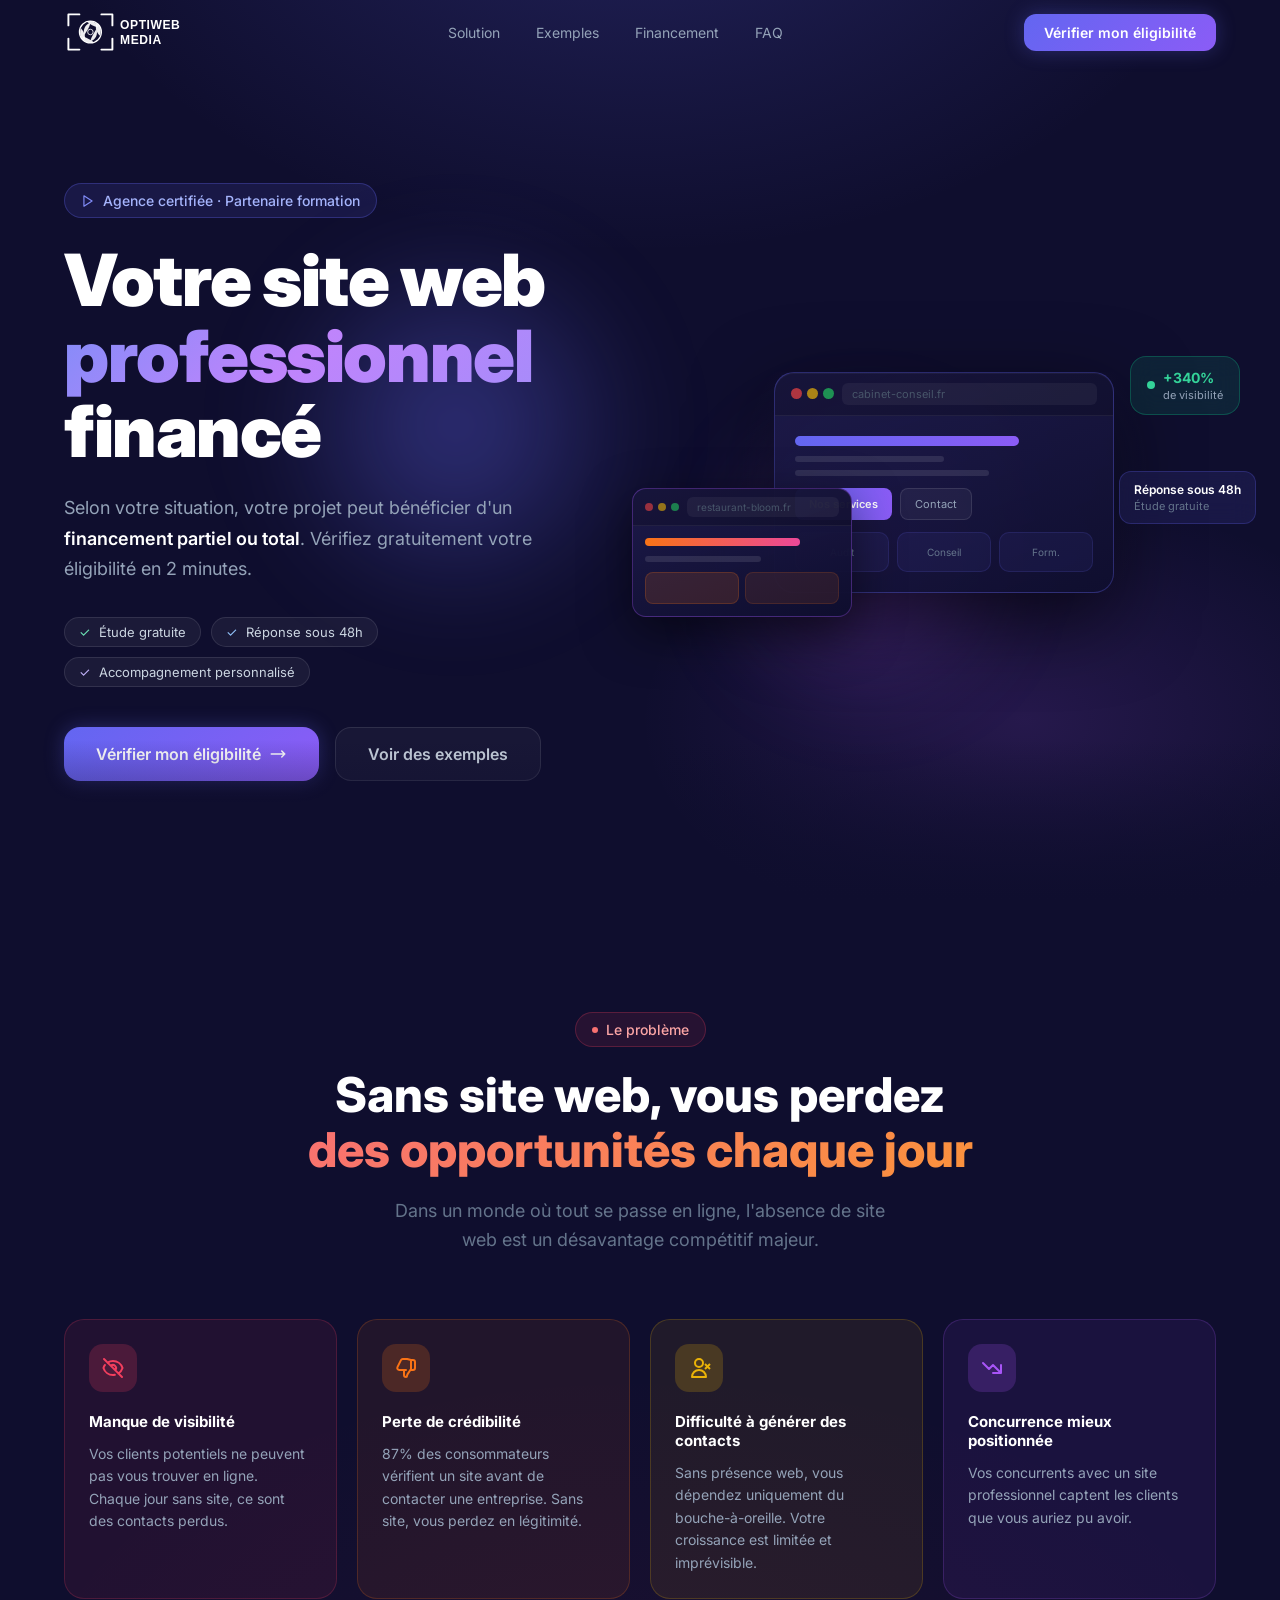
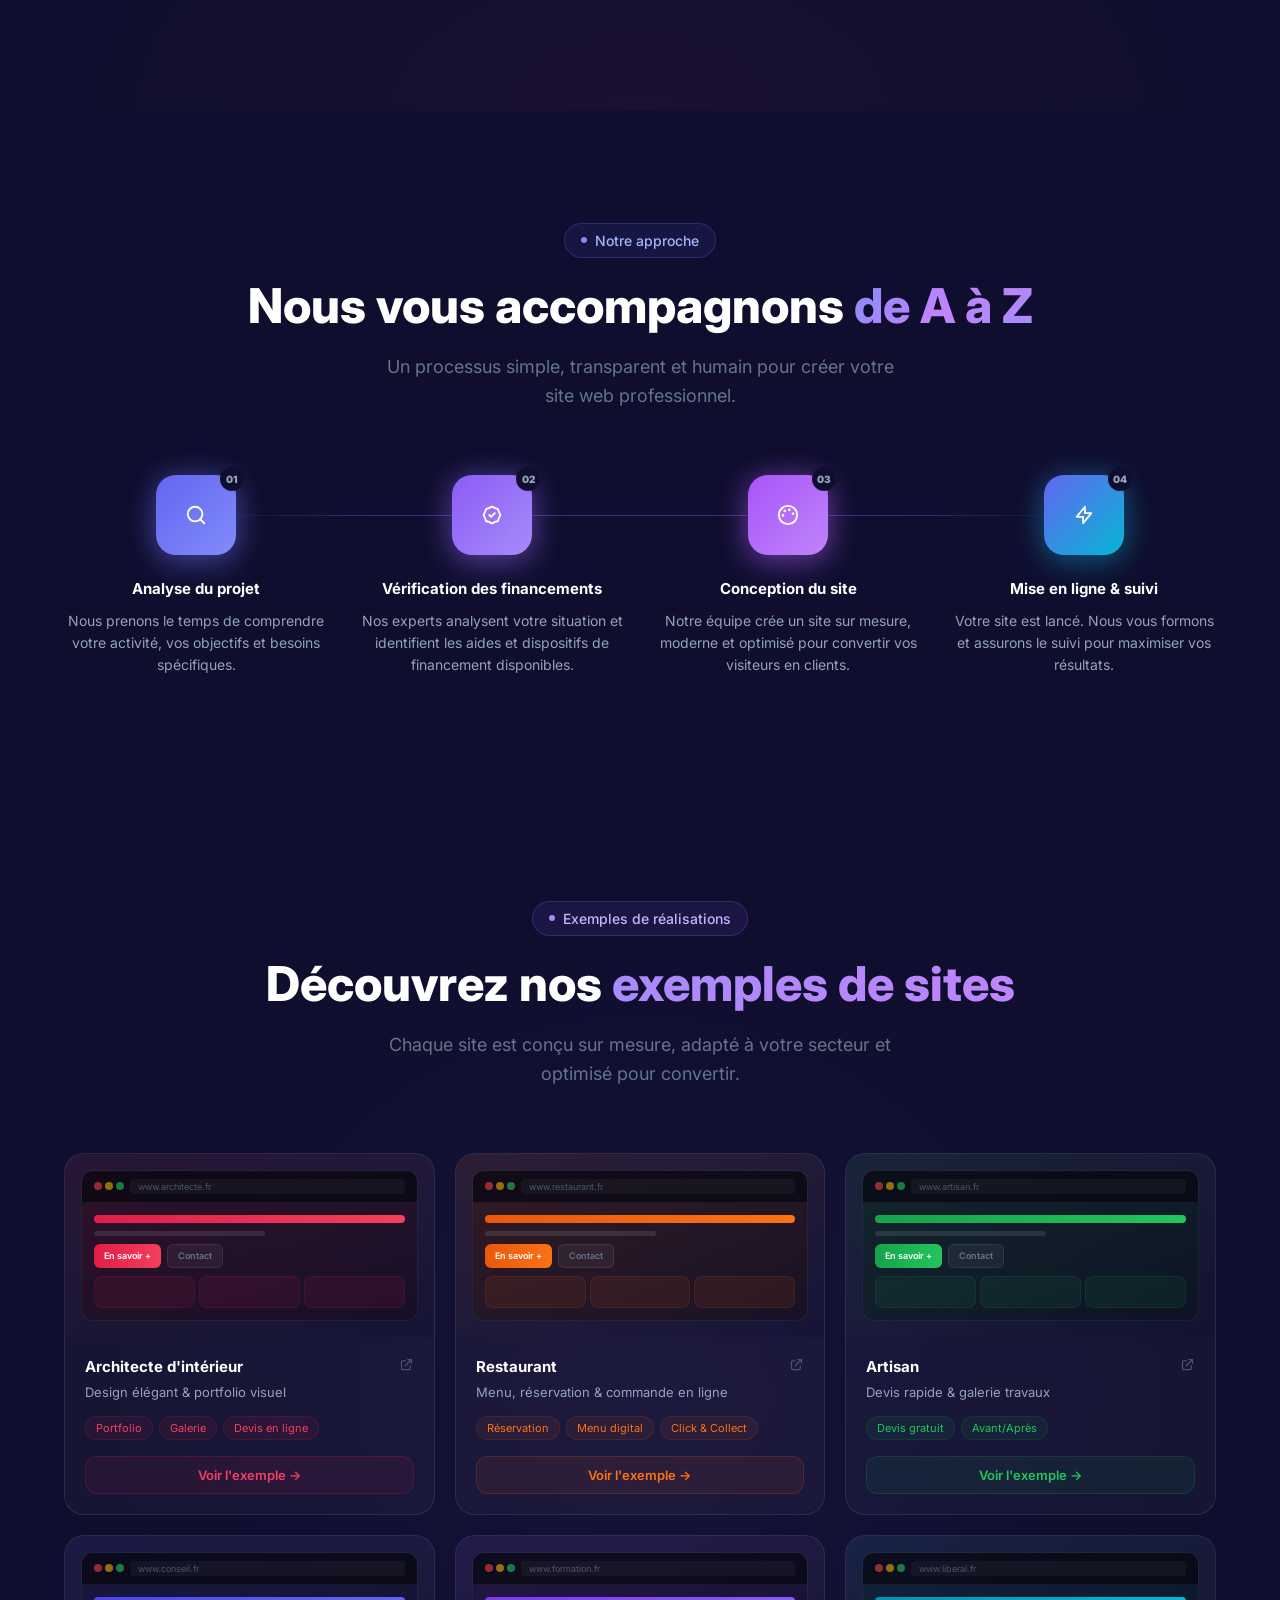
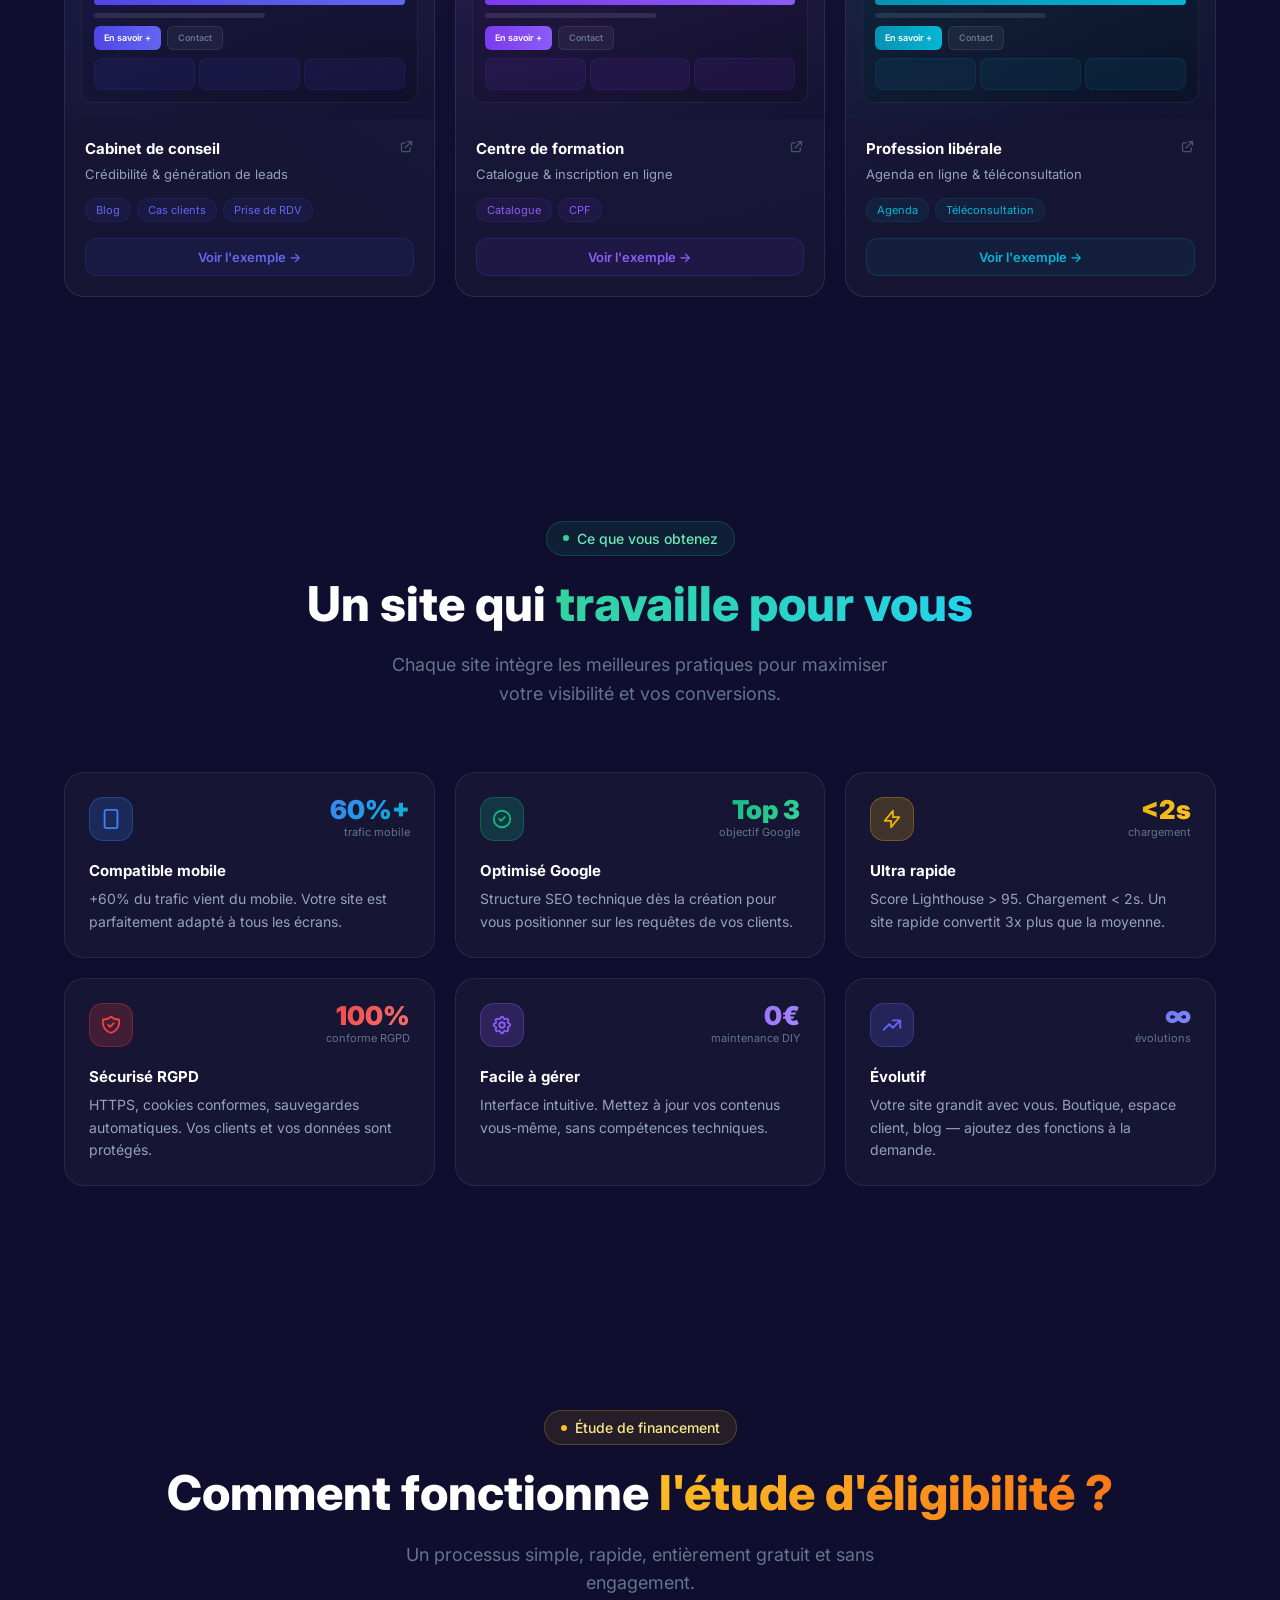
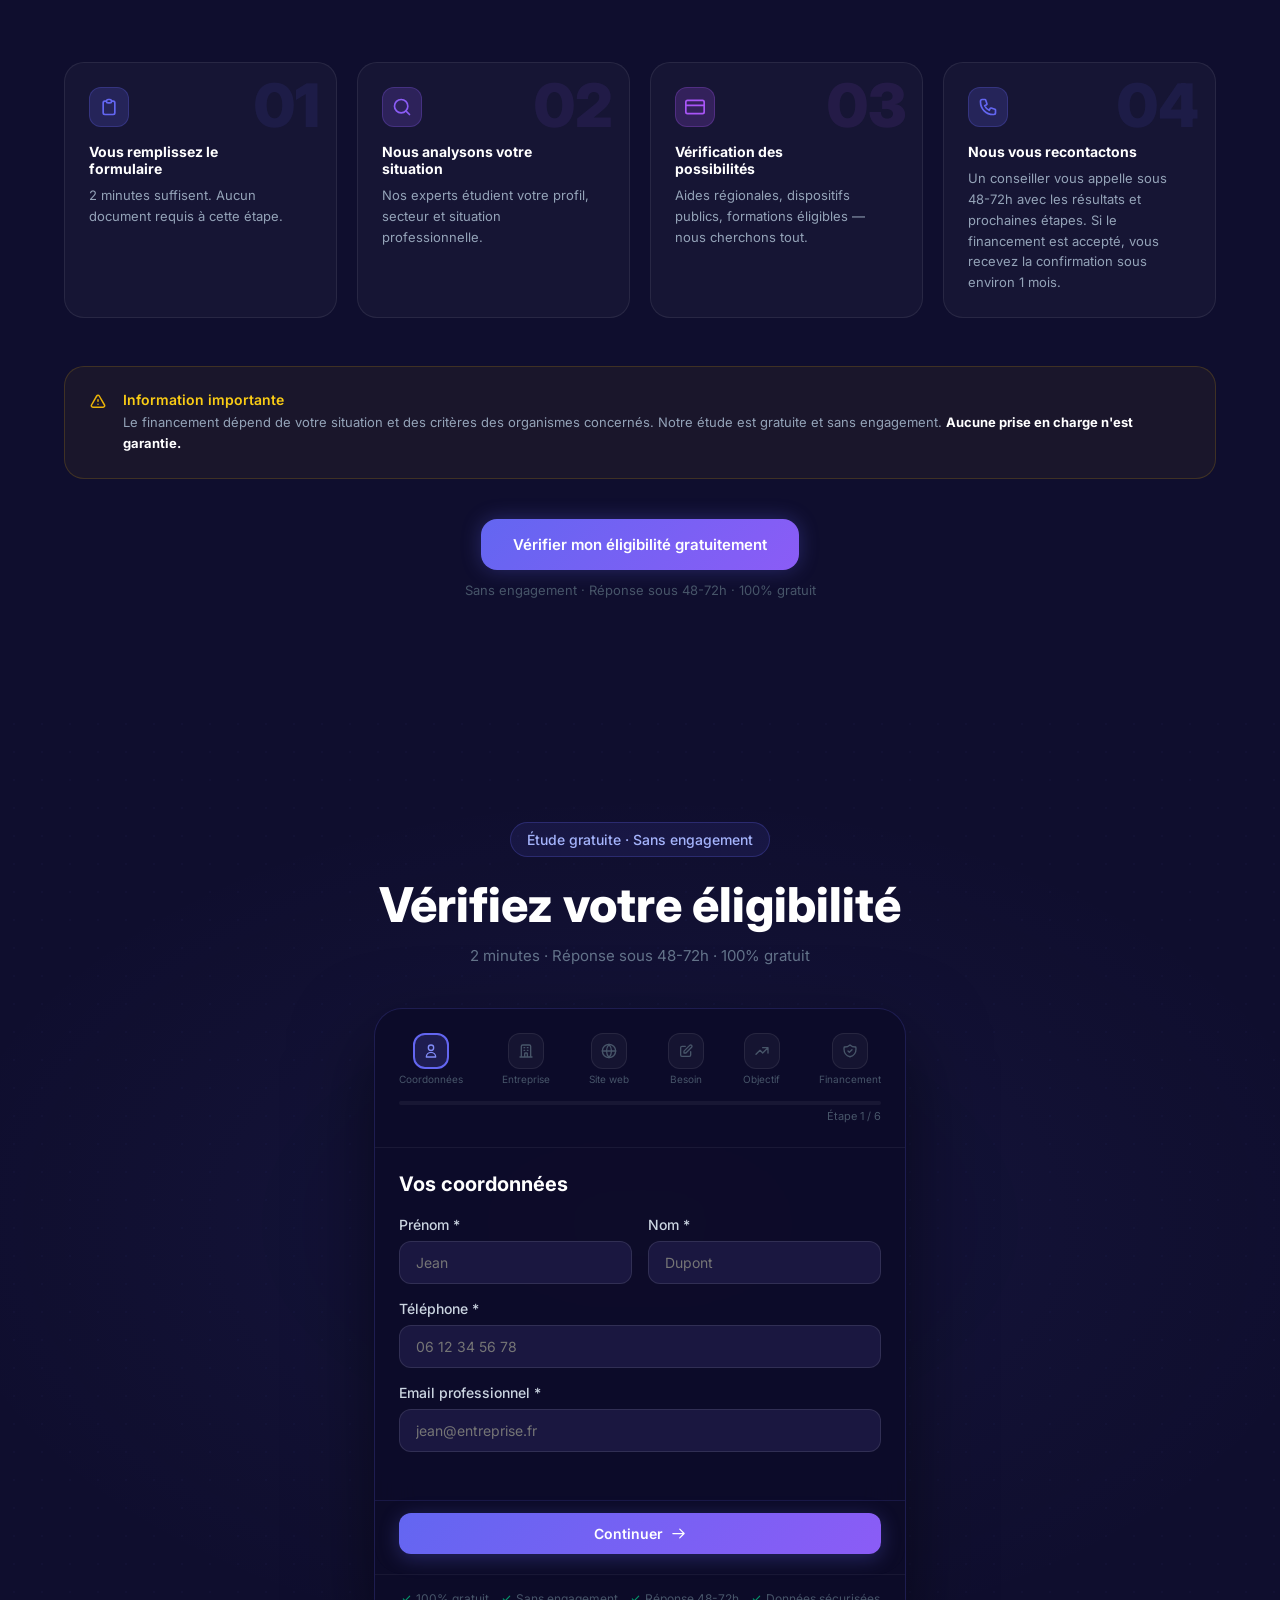
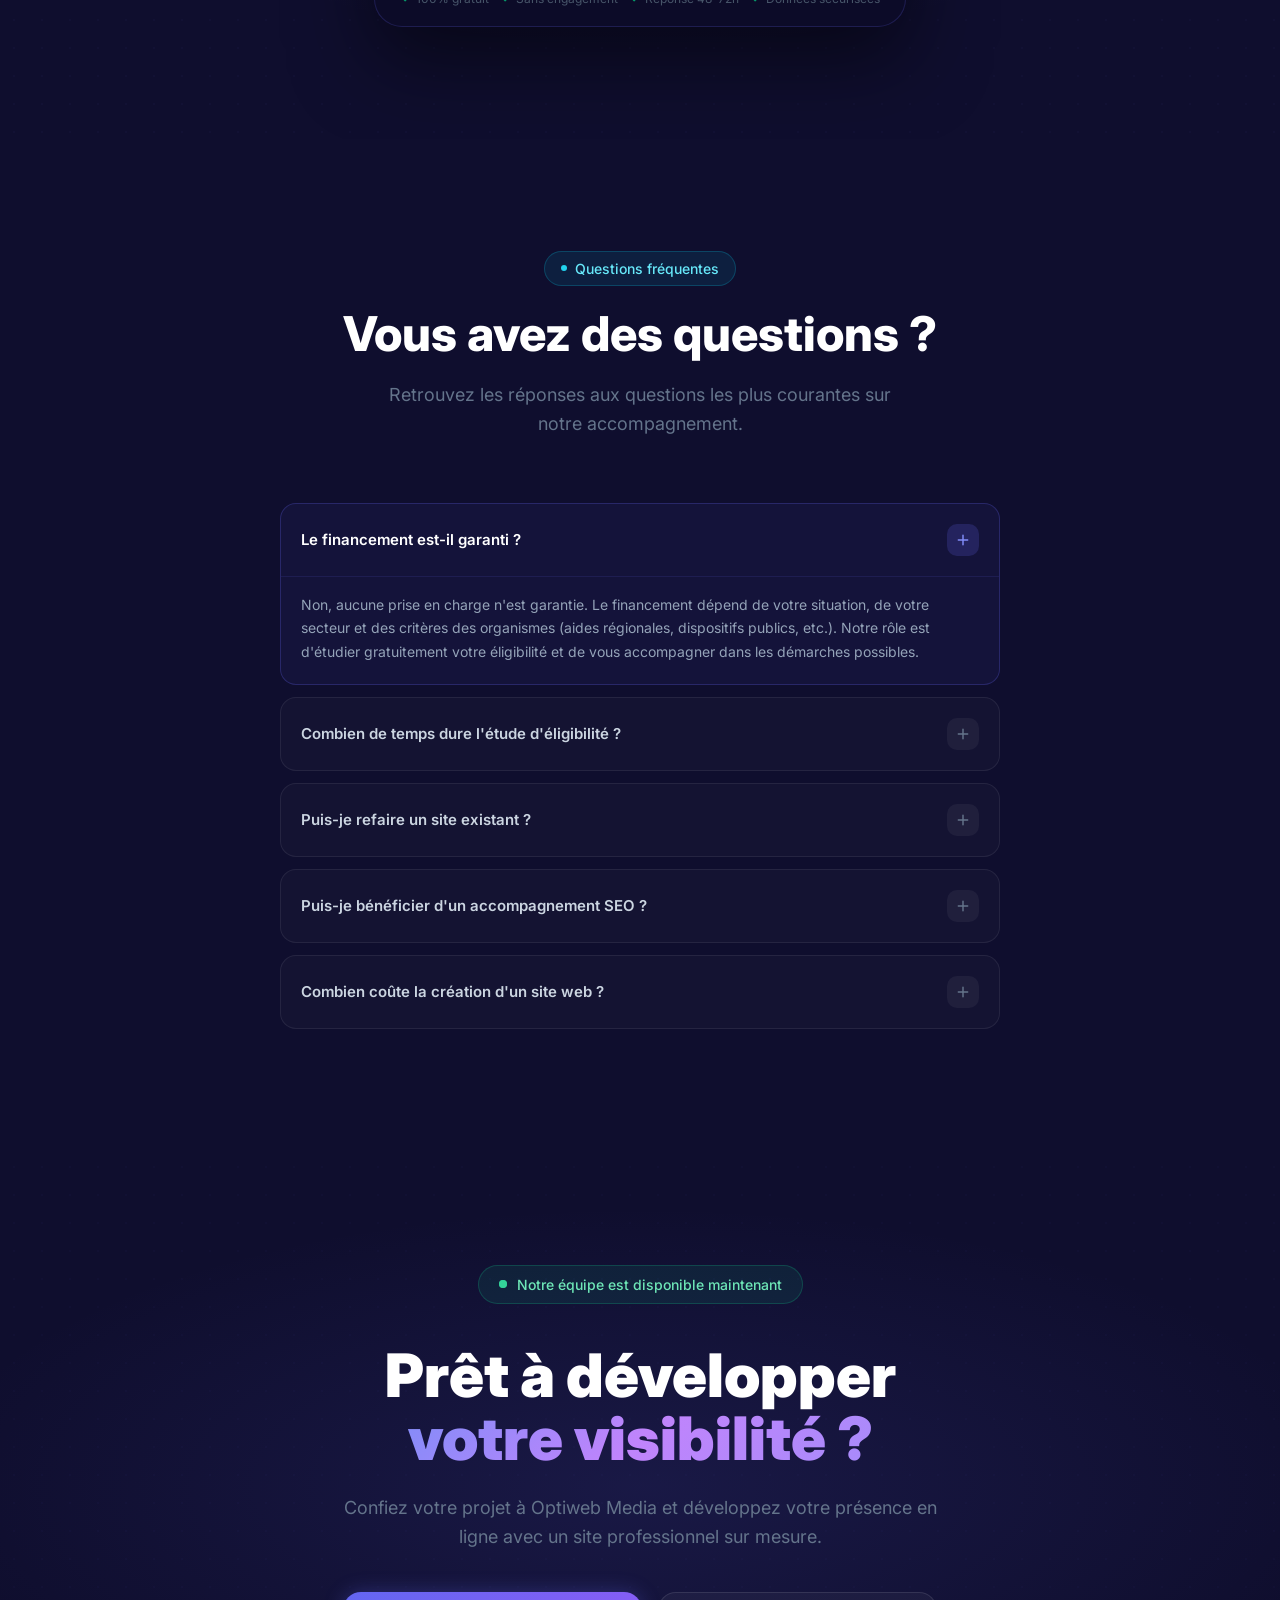
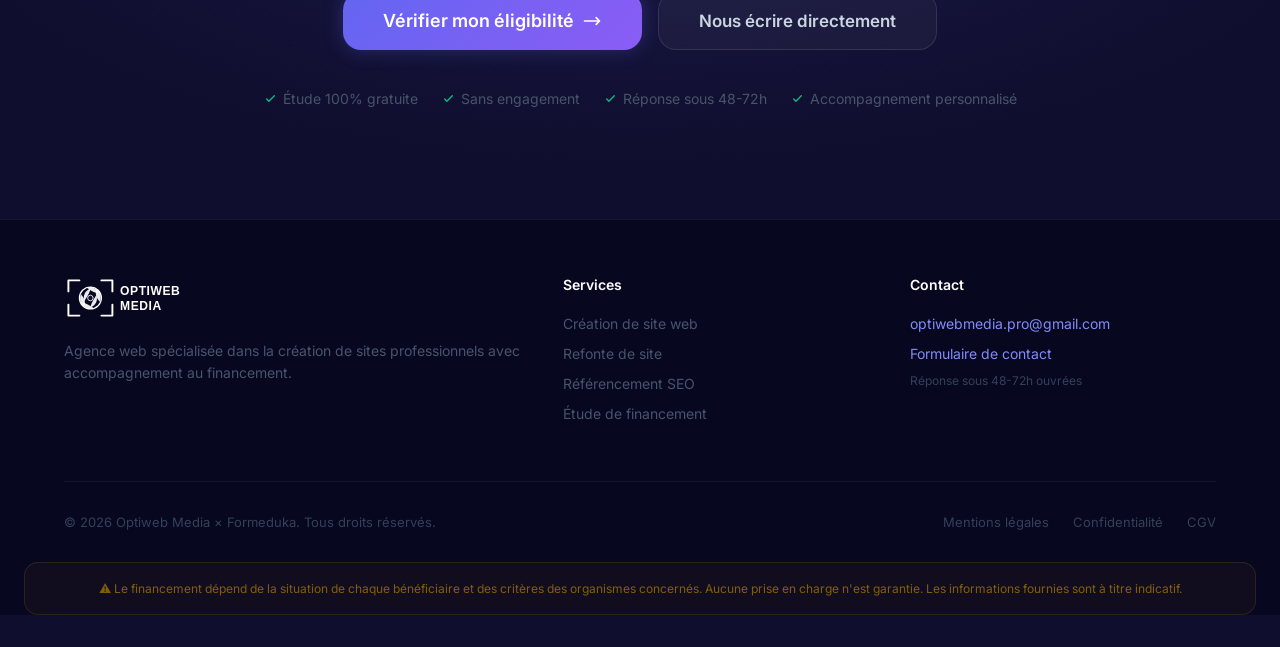
<file: index.html>
<!DOCTYPE html>
<html lang="fr">
<head>
  <meta charset="UTF-8" />
  <meta name="viewport" content="width=device-width, initial-scale=1.0" />
  <title>Optiweb Media × Formeduka – Site web professionnel financé</title>
  <meta name="description" content="Développez votre entreprise avec un site web professionnel. Selon votre situation et les dispositifs disponibles, votre projet peut bénéficier d'un financement partiel ou total. Vérifiez gratuitement votre éligibilité." />
  <meta property="og:title" content="Optiweb Media × Formeduka – Site web professionnel financé" />
  <meta property="og:description" content="Votre projet de site web peut être financé. Vérifiez gratuitement votre éligibilité." />
  <meta property="og:type" content="website" />
  <link rel="preconnect" href="https://fonts.googleapis.com" />
  <link rel="preconnect" href="https://fonts.gstatic.com" crossorigin />
  <link href="https://fonts.googleapis.com/css2?family=Inter:wght@400;500;600;700;800;900&display=swap" rel="stylesheet" />
  <link rel="stylesheet" href="css/style.css" />

  <!-- Schema.org -->
  <script type="application/ld+json">
  {
    "@context":"https://schema.org","@type":"ProfessionalService",
    "name":"Optiweb Media x Formeduka",
    "description":"Agence web spécialisée dans la création de sites web professionnels avec accompagnement au financement.",
    "serviceType":"Web Design & Development","areaServed":"FR"
  }
  </script>
</head>
<body>

<!-- ═══════════════════════ NAVBAR ═══════════════════════════ -->
<nav id="navbar" class="navbar">
  <div class="navbar-inner">
    <a href="#" class="navbar-logo">
      <img src="logo.svg" alt="Optiweb Media" />
    </a>
    <div class="navbar-links">
      <a href="#solution">Solution</a>
      <a href="#exemples">Exemples</a>
      <a href="#financement">Financement</a>
      <a href="#faq">FAQ</a>
    </div>
    <div class="navbar-cta">
      <a href="#formulaire" class="btn-primary">Vérifier mon éligibilité</a>
      <button id="burger" class="burger" aria-label="Menu">
        <svg xmlns="http://www.w3.org/2000/svg" width="20" height="20" fill="none" viewBox="0 0 24 24" stroke="currentColor" stroke-width="2"><path stroke-linecap="round" stroke-linejoin="round" d="M4 6h16M4 12h16M4 18h16"/></svg>
      </button>
    </div>
  </div>
</nav>
<div id="mobile-menu" class="mobile-menu">
  <a href="#solution">Solution</a>
  <a href="#exemples">Exemples</a>
  <a href="#financement">Financement</a>
  <a href="#faq">FAQ</a>
  <a href="#formulaire" class="btn-primary">Vérifier mon éligibilité</a>
</div>

<!-- ═══════════════════════ HERO ══════════════════════════════ -->
<section class="hero">
  <div class="hero-bg"></div>
  <div class="hero-bg bg-dots hero-bg-dots"></div>
  <div class="hero-orb hero-orb-1"></div>
  <div class="hero-orb hero-orb-2"></div>

  <div class="hero-inner">
    <!-- Left -->
    <div>
      <div class="hero-badge">
        <svg xmlns="http://www.w3.org/2000/svg" viewBox="0 0 24 24" fill="none" stroke="currentColor" stroke-width="2"><path stroke-linecap="round" stroke-linejoin="round" d="M5 3l14 9-14 9V3z"/></svg>
        Agence certifiée · Partenaire formation
      </div>
      <h1 class="hero-title">
        Votre site web<br>
        <span class="text-gradient">professionnel</span><br>
        financé
      </h1>
      <p class="hero-desc">
        Selon votre situation, votre projet peut bénéficier d'un <strong>financement partiel ou total</strong>. Vérifiez gratuitement votre éligibilité en 2 minutes.
      </p>
      <div class="hero-pills">
        <span class="hero-pill"><span class="pill-green">✓</span> Étude gratuite</span>
        <span class="hero-pill"><span class="pill-blue">✓</span> Réponse sous 48h</span>
        <span class="hero-pill"><span class="pill-purple">✓</span> Accompagnement personnalisé</span>
      </div>
      <div class="hero-ctas">
        <a href="#formulaire" class="btn-primary">
          Vérifier mon éligibilité
          <svg xmlns="http://www.w3.org/2000/svg" width="18" height="18" fill="none" viewBox="0 0 24 24" stroke="currentColor" stroke-width="2"><path stroke-linecap="round" stroke-linejoin="round" d="M17 8l4 4m0 0l-4 4m4-4H3"/></svg>
        </a>
        <a href="#exemples" class="btn-secondary">Voir des exemples</a>
      </div>
    </div>

    <!-- Right – Visual -->
    <div class="hero-visual">
      <div class="hero-glow"></div>

      <!-- Main mockup -->
      <div class="mockup-main">
        <div class="mockup-bar">
          <div class="mockup-dots">
            <div class="mockup-dot" style="background:#ef4444;opacity:.7"></div>
            <div class="mockup-dot" style="background:#eab308;opacity:.7"></div>
            <div class="mockup-dot" style="background:#22c55e;opacity:.7"></div>
          </div>
          <div class="mockup-url">cabinet-conseil.fr</div>
        </div>
        <div class="mockup-body">
          <div class="mockup-line-lg" style="width:75%"></div>
          <div class="mockup-line" style="width:50%"></div>
          <div class="mockup-line" style="width:65%"></div>
          <div class="mockup-btns">
            <div class="mockup-btn-1">Nos services</div>
            <div class="mockup-btn-2">Contact</div>
          </div>
          <div class="mockup-grid">
            <div class="mockup-card-sm">Audit</div>
            <div class="mockup-card-sm">Conseil</div>
            <div class="mockup-card-sm">Form.</div>
          </div>
        </div>
      </div>

      <!-- Secondary mockup -->
      <div class="mockup-secondary">
        <div class="mockup-bar" style="padding:8px 12px">
          <div class="mockup-dots">
            <div class="mockup-dot" style="width:8px;height:8px;background:#ef4444;opacity:.6"></div>
            <div class="mockup-dot" style="width:8px;height:8px;background:#eab308;opacity:.6"></div>
            <div class="mockup-dot" style="width:8px;height:8px;background:#22c55e;opacity:.6"></div>
          </div>
          <div class="mockup-url" style="font-size:10px">restaurant-bloom.fr</div>
        </div>
        <div class="mockup-body" style="padding:12px">
          <div class="mockup-line-lg" style="background:linear-gradient(90deg,#f97316,#ec4899);width:80%;height:8px"></div>
          <div class="mockup-line" style="width:60%;margin-top:8px"></div>
          <div style="display:grid;grid-template-columns:1fr 1fr;gap:6px;margin-top:10px">
            <div style="height:32px;border-radius:8px;background:rgba(249,115,22,.15);border:1px solid rgba(249,115,22,.2)"></div>
            <div style="height:32px;border-radius:8px;background:rgba(249,115,22,.1);border:1px solid rgba(249,115,22,.15)"></div>
          </div>
        </div>
      </div>

      <!-- Metric badge -->
      <div class="mockup-badge">
        <div style="display:flex;align-items:center;gap:8px">
          <div style="width:8px;height:8px;border-radius:50%;background:#34d399;animation:ping 1.2s ease infinite"></div>
          <div>
            <div class="badge-stat">+340%</div>
            <div class="badge-label">de visibilité</div>
          </div>
        </div>
      </div>

      <!-- Response badge -->
      <div class="mockup-badge-2">
        <div class="badge-2-title">Réponse sous 48h</div>
        <div class="badge-2-sub">Étude gratuite</div>
      </div>
    </div>
  </div>

  <div class="hero-bottom-fade"></div>
</section>

<!-- ═══════════════════════ PROBLEM ══════════════════════════ -->
<section class="section">
  <div class="absolute inset-0" style="position:absolute;inset:0;background:radial-gradient(ellipse 70% 60% at 50% 100%, rgba(244,63,94,0.05) 0%, transparent 70%)"></div>
  <div class="container">
    <div class="section-header reveal">
      <div class="section-tag" style="background:rgba(244,63,94,.1);border:1px solid rgba(244,63,94,.25);color:#fca5a5">
        <span class="section-tag-dot" style="background:#f87171"></span>
        Le problème
      </div>
      <h2 class="section-title">Sans site web, vous perdez<br><span style="background:linear-gradient(135deg,#f87171,#fb923c);-webkit-background-clip:text;-webkit-text-fill-color:transparent;background-clip:text">des opportunités chaque jour</span></h2>
      <p class="section-desc">Dans un monde où tout se passe en ligne, l'absence de site web est un désavantage compétitif majeur.</p>
    </div>
    <div class="problem-grid">
      <div class="problem-card reveal reveal-delay-1" style="background:rgba(244,63,94,.08);border:1px solid rgba(244,63,94,.2)">
        <div class="problem-icon" style="background:rgba(244,63,94,.2);color:#f43f5e">
          <svg xmlns="http://www.w3.org/2000/svg" width="24" height="24" fill="none" viewBox="0 0 24 24" stroke="currentColor" stroke-width="2"><path stroke-linecap="round" stroke-linejoin="round" d="M13.875 18.825A10.05 10.05 0 0112 19c-4.478 0-8.268-2.943-9.543-7a9.97 9.97 0 011.563-3.029m5.858.908a3 3 0 114.243 4.243M9.878 9.878l4.242 4.242M9.88 9.88l-3.29-3.29m7.532 7.532l3.29 3.29M3 3l3.59 3.59m0 0A9.953 9.953 0 0112 5c4.478 0 8.268 2.943 9.543 7a10.025 10.025 0 01-4.132 5.411m0 0L21 21"/></svg>
        </div>
        <h3>Manque de visibilité</h3>
        <p>Vos clients potentiels ne peuvent pas vous trouver en ligne. Chaque jour sans site, ce sont des contacts perdus.</p>
      </div>
      <div class="problem-card reveal reveal-delay-2" style="background:rgba(249,115,22,.08);border:1px solid rgba(249,115,22,.2)">
        <div class="problem-icon" style="background:rgba(249,115,22,.2);color:#f97316">
          <svg xmlns="http://www.w3.org/2000/svg" width="24" height="24" fill="none" viewBox="0 0 24 24" stroke="currentColor" stroke-width="2"><path stroke-linecap="round" stroke-linejoin="round" d="M10 14H5.236a2 2 0 01-1.789-2.894l3.5-7A2 2 0 018.736 3h4.018a2 2 0 01.485.06l3.76.94m-7 10v5a2 2 0 002 2h.096c.5 0 .905-.405.905-.904 0-.715.211-1.413.608-2.008L17 13V4m-7 10h2m5-10h2a2 2 0 012 2v6a2 2 0 01-2 2h-2.5"/></svg>
        </div>
        <h3>Perte de crédibilité</h3>
        <p>87% des consommateurs vérifient un site avant de contacter une entreprise. Sans site, vous perdez en légitimité.</p>
      </div>
      <div class="problem-card reveal reveal-delay-3" style="background:rgba(234,179,8,.08);border:1px solid rgba(234,179,8,.2)">
        <div class="problem-icon" style="background:rgba(234,179,8,.2);color:#eab308">
          <svg xmlns="http://www.w3.org/2000/svg" width="24" height="24" fill="none" viewBox="0 0 24 24" stroke="currentColor" stroke-width="2"><path stroke-linecap="round" stroke-linejoin="round" d="M16 7a4 4 0 11-8 0 4 4 0 018 0zM12 14a7 7 0 00-7 7h14a7 7 0 00-7-7z"/><line x1="18" y1="8" x2="23" y2="13"/><line x1="23" y1="8" x2="18" y2="13"/></svg>
        </div>
        <h3>Difficulté à générer des contacts</h3>
        <p>Sans présence web, vous dépendez uniquement du bouche-à-oreille. Votre croissance est limitée et imprévisible.</p>
      </div>
      <div class="problem-card reveal reveal-delay-4" style="background:rgba(168,85,247,.08);border:1px solid rgba(168,85,247,.2)">
        <div class="problem-icon" style="background:rgba(168,85,247,.2);color:#a855f7">
          <svg xmlns="http://www.w3.org/2000/svg" width="24" height="24" fill="none" viewBox="0 0 24 24" stroke="currentColor" stroke-width="2"><path stroke-linecap="round" stroke-linejoin="round" d="M13 17h8m0 0V9m0 8l-8-8-4 4-6-6"/></svg>
        </div>
        <h3>Concurrence mieux positionnée</h3>
        <p>Vos concurrents avec un site professionnel captent les clients que vous auriez pu avoir.</p>
      </div>
    </div>
  </div>
</section>

<!-- ═══════════════════════ SOLUTION ════════════════════════ -->
<section id="solution" class="section">
  <div class="container">
    <div class="section-header reveal">
      <div class="section-tag" style="background:rgba(99,102,241,.1);border:1px solid rgba(99,102,241,.25);color:#a5b4fc">
        <span class="section-tag-dot" style="background:#818cf8"></span>
        Notre approche
      </div>
      <h2 class="section-title">Nous vous accompagnons <span class="text-gradient">de A à Z</span></h2>
      <p class="section-desc">Un processus simple, transparent et humain pour créer votre site web professionnel.</p>
    </div>
    <div class="solution-grid">
      <div class="solution-line"></div>
      <div class="solution-step reveal reveal-delay-1">
        <div class="step-icon-wrap">
          <div class="step-icon" style="background:linear-gradient(135deg,#6366f1,#818cf8);box-shadow:0 8px 32px rgba(99,102,241,.4)">
            <svg xmlns="http://www.w3.org/2000/svg" width="22" height="22" fill="none" viewBox="0 0 24 24" stroke="currentColor" stroke-width="2"><circle cx="11" cy="11" r="8"/><path stroke-linecap="round" stroke-linejoin="round" d="M21 21l-4.35-4.35"/></svg>
          </div>
          <div class="step-icon-glow" style="background:linear-gradient(135deg,#6366f1,#818cf8)"></div>
          <div class="step-number" style="border-color:rgba(99,102,241,.5)">01</div>
        </div>
        <h3>Analyse du projet</h3>
        <p>Nous prenons le temps de comprendre votre activité, vos objectifs et besoins spécifiques.</p>
      </div>
      <div class="solution-step reveal reveal-delay-2">
        <div class="step-icon-wrap">
          <div class="step-icon" style="background:linear-gradient(135deg,#8b5cf6,#a78bfa);box-shadow:0 8px 32px rgba(139,92,246,.4)">
            <svg xmlns="http://www.w3.org/2000/svg" width="22" height="22" fill="none" viewBox="0 0 24 24" stroke="currentColor" stroke-width="2"><path stroke-linecap="round" stroke-linejoin="round" d="M9 12l2 2 4-4M7.835 4.697a3.42 3.42 0 001.946-.806 3.42 3.42 0 014.438 0 3.42 3.42 0 001.946.806 3.42 3.42 0 013.138 3.138 3.42 3.42 0 00.806 1.946 3.42 3.42 0 010 4.438 3.42 3.42 0 00-.806 1.946 3.42 3.42 0 01-3.138 3.138 3.42 3.42 0 00-1.946.806 3.42 3.42 0 01-4.438 0 3.42 3.42 0 00-1.946-.806 3.42 3.42 0 01-3.138-3.138 3.42 3.42 0 00-.806-1.946 3.42 3.42 0 010-4.438 3.42 3.42 0 00.806-1.946 3.42 3.42 0 013.138-3.138z"/></svg>
          </div>
          <div class="step-icon-glow" style="background:linear-gradient(135deg,#8b5cf6,#a78bfa)"></div>
          <div class="step-number" style="border-color:rgba(139,92,246,.5)">02</div>
        </div>
        <h3>Vérification des financements</h3>
        <p>Nos experts analysent votre situation et identifient les aides et dispositifs de financement disponibles.</p>
      </div>
      <div class="solution-step reveal reveal-delay-3">
        <div class="step-icon-wrap">
          <div class="step-icon" style="background:linear-gradient(135deg,#a855f7,#c084fc);box-shadow:0 8px 32px rgba(168,85,247,.4)">
            <svg xmlns="http://www.w3.org/2000/svg" width="22" height="22" fill="none" viewBox="0 0 24 24" stroke="currentColor" stroke-width="2"><circle cx="13.5" cy="6.5" r=".5" fill="currentColor"/><circle cx="17.5" cy="10.5" r=".5" fill="currentColor"/><circle cx="8.5" cy="7.5" r=".5" fill="currentColor"/><circle cx="6.5" cy="12.5" r=".5" fill="currentColor"/><path stroke-linecap="round" stroke-linejoin="round" d="M12 2C6.477 2 2 6.477 2 12s4.477 10 10 10 10-4.477 10-10S17.523 2 12 2z"/></svg>
          </div>
          <div class="step-icon-glow" style="background:linear-gradient(135deg,#a855f7,#c084fc)"></div>
          <div class="step-number" style="border-color:rgba(168,85,247,.5)">03</div>
        </div>
        <h3>Conception du site</h3>
        <p>Notre équipe crée un site sur mesure, moderne et optimisé pour convertir vos visiteurs en clients.</p>
      </div>
      <div class="solution-step reveal reveal-delay-4">
        <div class="step-icon-wrap">
          <div class="step-icon" style="background:linear-gradient(135deg,#6366f1,#06b6d4);box-shadow:0 8px 32px rgba(6,182,212,.3)">
            <svg xmlns="http://www.w3.org/2000/svg" width="22" height="22" fill="none" viewBox="0 0 24 24" stroke="currentColor" stroke-width="2"><path stroke-linecap="round" stroke-linejoin="round" d="M13 10V3L4 14h7v7l9-11h-7z"/></svg>
          </div>
          <div class="step-icon-glow" style="background:linear-gradient(135deg,#6366f1,#06b6d4)"></div>
          <div class="step-number" style="border-color:rgba(99,102,241,.5)">04</div>
        </div>
        <h3>Mise en ligne &amp; suivi</h3>
        <p>Votre site est lancé. Nous vous formons et assurons le suivi pour maximiser vos résultats.</p>
      </div>
    </div>
  </div>
</section>

<!-- ═══════════════════════ GALLERY ════════════════════════ -->
<section id="exemples" class="section" style="background:radial-gradient(ellipse 60% 60% at 50% 50%, rgba(139,92,246,.05) 0%, transparent 70%), #0f0e2e">
  <div class="container">
    <div class="section-header reveal">
      <div class="section-tag" style="background:rgba(139,92,246,.1);border:1px solid rgba(139,92,246,.25);color:#c4b5fd">
        <span class="section-tag-dot" style="background:#a78bfa"></span>
        Exemples de réalisations
      </div>
      <h2 class="section-title">Découvrez nos <span style="background:linear-gradient(135deg,#a78bfa,#c084fc);-webkit-background-clip:text;-webkit-text-fill-color:transparent;background-clip:text">exemples de sites</span></h2>
      <p class="section-desc">Chaque site est conçu sur mesure, adapté à votre secteur et optimisé pour convertir.</p>
    </div>
    <div class="gallery-grid">

      <div class="gallery-card reveal reveal-delay-1" data-gallery='{"sector":"Architecte d&apos;intérieur","slug":"architecte","tagline":"Design élégant & portfolio visuel","tags":["Portfolio","Galerie","Devis en ligne"],"from":"#e11d48","to":"#f43f5e","description":"Un site vitrine haut de gamme avec portfolio, galerie de réalisations et formulaire de devis. Conçu pour attirer une clientèle premium."}'>
        <div class="gallery-preview"></div>
        <div class="gallery-info">
          <div class="gallery-title-row"><h3>Architecte d'intérieur</h3><svg xmlns="http://www.w3.org/2000/svg" fill="none" viewBox="0 0 24 24" stroke="currentColor" stroke-width="2"><path stroke-linecap="round" stroke-linejoin="round" d="M10 6H6a2 2 0 00-2 2v10a2 2 0 002 2h10a2 2 0 002-2v-4M14 4h6m0 0v6m0-6L10 14"/></svg></div>
          <p class="gallery-tagline">Design élégant & portfolio visuel</p>
          <div class="gallery-tags">
            <span class="gallery-tag" style="background:#e11d4815;border:1px solid #e11d4825;color:#f43f5e">Portfolio</span>
            <span class="gallery-tag" style="background:#e11d4815;border:1px solid #e11d4825;color:#f43f5e">Galerie</span>
            <span class="gallery-tag" style="background:#e11d4815;border:1px solid #e11d4825;color:#f43f5e">Devis en ligne</span>
          </div>
          <button class="gallery-btn" style="background:#e11d4815;border:1px solid #e11d4835;color:#f43f5e">Voir l'exemple →</button>
        </div>
      </div>

      <div class="gallery-card reveal reveal-delay-2" data-gallery='{"sector":"Restaurant","slug":"restaurant","tagline":"Menu, réservation & commande en ligne","tags":["Réservation","Menu digital","Click & Collect"],"from":"#ea580c","to":"#f97316","description":"Présentation du menu, réservation en ligne, galerie photos des plats. +40% de réservations en moyenne pour nos clients restaurateurs."}'>
        <div class="gallery-preview"></div>
        <div class="gallery-info">
          <div class="gallery-title-row"><h3>Restaurant</h3><svg xmlns="http://www.w3.org/2000/svg" fill="none" viewBox="0 0 24 24" stroke="currentColor" stroke-width="2"><path stroke-linecap="round" stroke-linejoin="round" d="M10 6H6a2 2 0 00-2 2v10a2 2 0 002 2h10a2 2 0 002-2v-4M14 4h6m0 0v6m0-6L10 14"/></svg></div>
          <p class="gallery-tagline">Menu, réservation & commande en ligne</p>
          <div class="gallery-tags">
            <span class="gallery-tag" style="background:#ea580c15;border:1px solid #ea580c25;color:#f97316">Réservation</span>
            <span class="gallery-tag" style="background:#ea580c15;border:1px solid #ea580c25;color:#f97316">Menu digital</span>
            <span class="gallery-tag" style="background:#ea580c15;border:1px solid #ea580c25;color:#f97316">Click & Collect</span>
          </div>
          <button class="gallery-btn" style="background:#ea580c15;border:1px solid #ea580c35;color:#f97316">Voir l'exemple →</button>
        </div>
      </div>

      <div class="gallery-card reveal reveal-delay-3" data-gallery='{"sector":"Artisan","slug":"artisan","tagline":"Devis rapide & galerie travaux","tags":["Devis gratuit","Avant/Après","Zone d&apos;intervention"],"from":"#16a34a","to":"#22c55e","description":"Site professionnel avec galerie de travaux, formulaire de devis rapide et témoignages clients. Idéal pour générer des leads locaux."}'>
        <div class="gallery-preview"></div>
        <div class="gallery-info">
          <div class="gallery-title-row"><h3>Artisan</h3><svg xmlns="http://www.w3.org/2000/svg" fill="none" viewBox="0 0 24 24" stroke="currentColor" stroke-width="2"><path stroke-linecap="round" stroke-linejoin="round" d="M10 6H6a2 2 0 00-2 2v10a2 2 0 002 2h10a2 2 0 002-2v-4M14 4h6m0 0v6m0-6L10 14"/></svg></div>
          <p class="gallery-tagline">Devis rapide & galerie travaux</p>
          <div class="gallery-tags">
            <span class="gallery-tag" style="background:#16a34a15;border:1px solid #16a34a25;color:#22c55e">Devis gratuit</span>
            <span class="gallery-tag" style="background:#16a34a15;border:1px solid #16a34a25;color:#22c55e">Avant/Après</span>
          </div>
          <button class="gallery-btn" style="background:#16a34a15;border:1px solid #16a34a35;color:#22c55e">Voir l'exemple →</button>
        </div>
      </div>

      <div class="gallery-card reveal reveal-delay-1" data-gallery='{"sector":"Cabinet de conseil","slug":"conseil","tagline":"Crédibilité & génération de leads","tags":["Blog","Cas clients","Prise de RDV"],"from":"#4f46e5","to":"#6366f1","description":"Site institutionnel avec pages de services, études de cas, blog et système de prise de rendez-vous. Renforce l&apos;autorité."}'>
        <div class="gallery-preview"></div>
        <div class="gallery-info">
          <div class="gallery-title-row"><h3>Cabinet de conseil</h3><svg xmlns="http://www.w3.org/2000/svg" fill="none" viewBox="0 0 24 24" stroke="currentColor" stroke-width="2"><path stroke-linecap="round" stroke-linejoin="round" d="M10 6H6a2 2 0 00-2 2v10a2 2 0 002 2h10a2 2 0 002-2v-4M14 4h6m0 0v6m0-6L10 14"/></svg></div>
          <p class="gallery-tagline">Crédibilité & génération de leads</p>
          <div class="gallery-tags">
            <span class="gallery-tag" style="background:#4f46e515;border:1px solid #4f46e525;color:#6366f1">Blog</span>
            <span class="gallery-tag" style="background:#4f46e515;border:1px solid #4f46e525;color:#6366f1">Cas clients</span>
            <span class="gallery-tag" style="background:#4f46e515;border:1px solid #4f46e525;color:#6366f1">Prise de RDV</span>
          </div>
          <button class="gallery-btn" style="background:#4f46e515;border:1px solid #4f46e535;color:#6366f1">Voir l'exemple →</button>
        </div>
      </div>

      <div class="gallery-card reveal reveal-delay-2" data-gallery='{"sector":"Centre de formation","slug":"formation","tagline":"Catalogue & inscription en ligne","tags":["Catalogue","CPF","Espace apprenant"],"from":"#7c3aed","to":"#8b5cf6","description":"Catalogue de formations, fiches pédagogiques, inscription en ligne et espace apprenant. Compatible CPF et certifications Qualiopi."}'>
        <div class="gallery-preview"></div>
        <div class="gallery-info">
          <div class="gallery-title-row"><h3>Centre de formation</h3><svg xmlns="http://www.w3.org/2000/svg" fill="none" viewBox="0 0 24 24" stroke="currentColor" stroke-width="2"><path stroke-linecap="round" stroke-linejoin="round" d="M10 6H6a2 2 0 00-2 2v10a2 2 0 002 2h10a2 2 0 002-2v-4M14 4h6m0 0v6m0-6L10 14"/></svg></div>
          <p class="gallery-tagline">Catalogue & inscription en ligne</p>
          <div class="gallery-tags">
            <span class="gallery-tag" style="background:#7c3aed15;border:1px solid #7c3aed25;color:#8b5cf6">Catalogue</span>
            <span class="gallery-tag" style="background:#7c3aed15;border:1px solid #7c3aed25;color:#8b5cf6">CPF</span>
          </div>
          <button class="gallery-btn" style="background:#7c3aed15;border:1px solid #7c3aed35;color:#8b5cf6">Voir l'exemple →</button>
        </div>
      </div>

      <div class="gallery-card reveal reveal-delay-3" data-gallery='{"sector":"Profession libérale","slug":"liberal","tagline":"Agenda en ligne & téléconsultation","tags":["Agenda","Téléconsultation","Honoraires"],"from":"#0891b2","to":"#06b6d4","description":"Prise de RDV en ligne, présentation des honoraires, téléconsultation intégrée. Pour médecins, avocats, notaires, experts-comptables."}'>
        <div class="gallery-preview"></div>
        <div class="gallery-info">
          <div class="gallery-title-row"><h3>Profession libérale</h3><svg xmlns="http://www.w3.org/2000/svg" fill="none" viewBox="0 0 24 24" stroke="currentColor" stroke-width="2"><path stroke-linecap="round" stroke-linejoin="round" d="M10 6H6a2 2 0 00-2 2v10a2 2 0 002 2h10a2 2 0 002-2v-4M14 4h6m0 0v6m0-6L10 14"/></svg></div>
          <p class="gallery-tagline">Agenda en ligne & téléconsultation</p>
          <div class="gallery-tags">
            <span class="gallery-tag" style="background:#0891b215;border:1px solid #0891b225;color:#06b6d4">Agenda</span>
            <span class="gallery-tag" style="background:#0891b215;border:1px solid #0891b225;color:#06b6d4">Téléconsultation</span>
          </div>
          <button class="gallery-btn" style="background:#0891b215;border:1px solid #0891b235;color:#06b6d4">Voir l'exemple →</button>
        </div>
      </div>

    </div>
  </div>
</section>

<!-- Gallery Modal -->
<div id="gallery-modal" class="modal-overlay">
  <div class="modal-box">
    <div id="modal-preview-wrap" class="modal-preview">
      <button id="modal-close" class="modal-close">
        <svg xmlns="http://www.w3.org/2000/svg" width="16" height="16" fill="none" viewBox="0 0 24 24" stroke="currentColor" stroke-width="2"><path stroke-linecap="round" stroke-linejoin="round" d="M6 18L18 6M6 6l12 12"/></svg>
      </button>
    </div>
    <div class="modal-body">
      <div class="modal-header">
        <div id="modal-icon" class="modal-icon"></div>
        <div>
          <h3 id="modal-title"></h3>
          <p id="modal-tagline"></p>
        </div>
      </div>
      <p id="modal-desc" class="modal-desc"></p>
      <div id="modal-tags" class="modal-tags"></div>
      <a href="#formulaire" id="modal-cta" class="modal-cta" onclick="document.getElementById('gallery-modal').classList.remove('open')">Obtenir un site similaire →</a>
    </div>
  </div>
</div>

<!-- ═══════════════════════ ADVANTAGES ═══════════════════════ -->
<section class="section">
  <div class="container">
    <div class="section-header reveal">
      <div class="section-tag" style="background:rgba(16,185,129,.1);border:1px solid rgba(16,185,129,.25);color:#6ee7b7">
        <span class="section-tag-dot" style="background:#34d399"></span>
        Ce que vous obtenez
      </div>
      <h2 class="section-title">Un site qui <span style="background:linear-gradient(135deg,#34d399,#22d3ee);-webkit-background-clip:text;-webkit-text-fill-color:transparent;background-clip:text">travaille pour vous</span></h2>
      <p class="section-desc">Chaque site intègre les meilleures pratiques pour maximiser votre visibilité et vos conversions.</p>
    </div>
    <div class="adv-grid">
      <div class="adv-card reveal reveal-delay-1">
        <div class="adv-top">
          <div class="adv-icon" style="background:rgba(59,130,246,.2);border:1px solid rgba(59,130,246,.3);color:#3b82f6"><svg xmlns="http://www.w3.org/2000/svg" width="22" height="22" fill="none" viewBox="0 0 24 24" stroke="currentColor" stroke-width="2"><rect x="5" y="2" width="14" height="20" rx="2" ry="2"/><line x1="12" y1="18" x2="12.01" y2="18"/></svg></div>
          <div class="adv-stat"><div class="adv-stat-num" style="background:linear-gradient(135deg,#3b82f6,#06b6d4);-webkit-background-clip:text;-webkit-text-fill-color:transparent;background-clip:text">60%+</div><div class="adv-stat-lbl">trafic mobile</div></div>
        </div>
        <h3>Compatible mobile</h3>
        <p>+60% du trafic vient du mobile. Votre site est parfaitement adapté à tous les écrans.</p>
      </div>
      <div class="adv-card reveal reveal-delay-2">
        <div class="adv-top">
          <div class="adv-icon" style="background:rgba(16,185,129,.2);border:1px solid rgba(16,185,129,.3);color:#10b981"><svg xmlns="http://www.w3.org/2000/svg" width="22" height="22" fill="none" viewBox="0 0 24 24" stroke="currentColor" stroke-width="2"><path stroke-linecap="round" stroke-linejoin="round" d="M9 12l2 2 4-4m6 2a9 9 0 11-18 0 9 9 0 0118 0z"/></svg></div>
          <div class="adv-stat"><div class="adv-stat-num" style="background:linear-gradient(135deg,#10b981,#34d399);-webkit-background-clip:text;-webkit-text-fill-color:transparent;background-clip:text">Top 3</div><div class="adv-stat-lbl">objectif Google</div></div>
        </div>
        <h3>Optimisé Google</h3>
        <p>Structure SEO technique dès la création pour vous positionner sur les requêtes de vos clients.</p>
      </div>
      <div class="adv-card reveal reveal-delay-3">
        <div class="adv-top">
          <div class="adv-icon" style="background:rgba(234,179,8,.2);border:1px solid rgba(234,179,8,.3);color:#eab308"><svg xmlns="http://www.w3.org/2000/svg" width="22" height="22" fill="none" viewBox="0 0 24 24" stroke="currentColor" stroke-width="2"><path stroke-linecap="round" stroke-linejoin="round" d="M13 10V3L4 14h7v7l9-11h-7z"/></svg></div>
          <div class="adv-stat"><div class="adv-stat-num" style="background:linear-gradient(135deg,#eab308,#fbbf24);-webkit-background-clip:text;-webkit-text-fill-color:transparent;background-clip:text">&lt;2s</div><div class="adv-stat-lbl">chargement</div></div>
        </div>
        <h3>Ultra rapide</h3>
        <p>Score Lighthouse &gt; 95. Chargement &lt; 2s. Un site rapide convertit 3x plus que la moyenne.</p>
      </div>
      <div class="adv-card reveal reveal-delay-1">
        <div class="adv-top">
          <div class="adv-icon" style="background:rgba(239,68,68,.2);border:1px solid rgba(239,68,68,.3);color:#ef4444"><svg xmlns="http://www.w3.org/2000/svg" width="22" height="22" fill="none" viewBox="0 0 24 24" stroke="currentColor" stroke-width="2"><path stroke-linecap="round" stroke-linejoin="round" d="M9 12l2 2 4-4m5.618-4.016A11.955 11.955 0 0112 2.944a11.955 11.955 0 01-8.618 3.04A12.02 12.02 0 003 9c0 5.591 3.824 10.29 9 11.622 5.176-1.332 9-6.03 9-11.622 0-1.042-.133-2.052-.382-3.016z"/></svg></div>
          <div class="adv-stat"><div class="adv-stat-num" style="background:linear-gradient(135deg,#ef4444,#f87171);-webkit-background-clip:text;-webkit-text-fill-color:transparent;background-clip:text">100%</div><div class="adv-stat-lbl">conforme RGPD</div></div>
        </div>
        <h3>Sécurisé RGPD</h3>
        <p>HTTPS, cookies conformes, sauvegardes automatiques. Vos clients et vos données sont protégés.</p>
      </div>
      <div class="adv-card reveal reveal-delay-2">
        <div class="adv-top">
          <div class="adv-icon" style="background:rgba(139,92,246,.2);border:1px solid rgba(139,92,246,.3);color:#8b5cf6"><svg xmlns="http://www.w3.org/2000/svg" width="22" height="22" fill="none" viewBox="0 0 24 24" stroke="currentColor" stroke-width="2"><path stroke-linecap="round" stroke-linejoin="round" d="M10.325 4.317c.426-1.756 2.924-1.756 3.35 0a1.724 1.724 0 002.573 1.066c1.543-.94 3.31.826 2.37 2.37a1.724 1.724 0 001.065 2.572c1.756.426 1.756 2.924 0 3.35a1.724 1.724 0 00-1.066 2.573c.94 1.543-.826 3.31-2.37 2.37a1.724 1.724 0 00-2.572 1.065c-.426 1.756-2.924 1.756-3.35 0a1.724 1.724 0 00-2.573-1.066c-1.543.94-3.31-.826-2.37-2.37a1.724 1.724 0 00-1.065-2.572c-1.756-.426-1.756-2.924 0-3.35a1.724 1.724 0 001.066-2.573c-.94-1.543.826-3.31 2.37-2.37.996.608 2.296.07 2.572-1.065z"/><circle cx="12" cy="12" r="3"/></svg></div>
          <div class="adv-stat"><div class="adv-stat-num" style="background:linear-gradient(135deg,#8b5cf6,#a78bfa);-webkit-background-clip:text;-webkit-text-fill-color:transparent;background-clip:text">0€</div><div class="adv-stat-lbl">maintenance DIY</div></div>
        </div>
        <h3>Facile à gérer</h3>
        <p>Interface intuitive. Mettez à jour vos contenus vous-même, sans compétences techniques.</p>
      </div>
      <div class="adv-card reveal reveal-delay-3">
        <div class="adv-top">
          <div class="adv-icon" style="background:rgba(99,102,241,.2);border:1px solid rgba(99,102,241,.3);color:#6366f1"><svg xmlns="http://www.w3.org/2000/svg" width="22" height="22" fill="none" viewBox="0 0 24 24" stroke="currentColor" stroke-width="2"><path stroke-linecap="round" stroke-linejoin="round" d="M13 7h8m0 0v8m0-8l-8 8-4-4-6 6"/></svg></div>
          <div class="adv-stat"><div class="adv-stat-num" style="background:linear-gradient(135deg,#6366f1,#818cf8);-webkit-background-clip:text;-webkit-text-fill-color:transparent;background-clip:text">∞</div><div class="adv-stat-lbl">évolutions</div></div>
        </div>
        <h3>Évolutif</h3>
        <p>Votre site grandit avec vous. Boutique, espace client, blog — ajoutez des fonctions à la demande.</p>
      </div>
    </div>
  </div>
</section>

<!-- ═══════════════════════ FUNDING ════════════════════════ -->
<section id="financement" class="section">
  <div class="container">
    <div class="section-header reveal">
      <div class="section-tag" style="background:rgba(234,179,8,.1);border:1px solid rgba(234,179,8,.25);color:#fde68a">
        <span class="section-tag-dot" style="background:#fbbf24"></span>
        Étude de financement
      </div>
      <h2 class="section-title">Comment fonctionne <span style="background:linear-gradient(135deg,#fbbf24,#f97316);-webkit-background-clip:text;-webkit-text-fill-color:transparent;background-clip:text">l'étude d'éligibilité ?</span></h2>
      <p class="section-desc">Un processus simple, rapide, entièrement gratuit et sans engagement.</p>
    </div>
    <div class="funding-grid">
      <div class="funding-card reveal reveal-delay-1">
        <div class="funding-num" style="color:rgba(99,102,241,.1)">01</div>
        <div class="funding-icon" style="background:rgba(99,102,241,.2);border:1px solid rgba(99,102,241,.25);color:#6366f1"><svg xmlns="http://www.w3.org/2000/svg" width="20" height="20" fill="none" viewBox="0 0 24 24" stroke="currentColor" stroke-width="2"><path stroke-linecap="round" stroke-linejoin="round" d="M9 5H7a2 2 0 00-2 2v12a2 2 0 002 2h10a2 2 0 002-2V7a2 2 0 00-2-2h-2M9 5a2 2 0 002 2h2a2 2 0 002-2M9 5a2 2 0 012-2h2a2 2 0 012 2"/></svg></div>
        <h3>Vous remplissez le formulaire</h3>
        <p>2 minutes suffisent. Aucun document requis à cette étape.</p>
      </div>
      <div class="funding-card reveal reveal-delay-2">
        <div class="funding-num" style="color:rgba(139,92,246,.1)">02</div>
        <div class="funding-icon" style="background:rgba(139,92,246,.2);border:1px solid rgba(139,92,246,.25);color:#8b5cf6"><svg xmlns="http://www.w3.org/2000/svg" width="20" height="20" fill="none" viewBox="0 0 24 24" stroke="currentColor" stroke-width="2"><circle cx="11" cy="11" r="8"/><path stroke-linecap="round" stroke-linejoin="round" d="M21 21l-4.35-4.35"/></svg></div>
        <h3>Nous analysons votre situation</h3>
        <p>Nos experts étudient votre profil, secteur et situation professionnelle.</p>
      </div>
      <div class="funding-card reveal reveal-delay-3">
        <div class="funding-num" style="color:rgba(168,85,247,.1)">03</div>
        <div class="funding-icon" style="background:rgba(168,85,247,.2);border:1px solid rgba(168,85,247,.25);color:#a855f7"><svg xmlns="http://www.w3.org/2000/svg" width="20" height="20" fill="none" viewBox="0 0 24 24" stroke="currentColor" stroke-width="2"><rect x="1" y="4" width="22" height="16" rx="2" ry="2"/><line x1="1" y1="10" x2="23" y2="10"/></svg></div>
        <h3>Vérification des possibilités</h3>
        <p>Aides régionales, dispositifs publics, formations éligibles — nous cherchons tout.</p>
      </div>
      <div class="funding-card reveal reveal-delay-4">
        <div class="funding-num" style="color:rgba(99,102,241,.1)">04</div>
        <div class="funding-icon" style="background:rgba(99,102,241,.2);border:1px solid rgba(99,102,241,.25);color:#6366f1"><svg xmlns="http://www.w3.org/2000/svg" width="20" height="20" fill="none" viewBox="0 0 24 24" stroke="currentColor" stroke-width="2"><path stroke-linecap="round" stroke-linejoin="round" d="M3 5a2 2 0 012-2h3.28a1 1 0 01.948.684l1.498 4.493a1 1 0 01-.502 1.21l-2.257 1.13a11.042 11.042 0 005.516 5.516l1.13-2.257a1 1 0 011.21-.502l4.493 1.498a1 1 0 01.684.949V19a2 2 0 01-2 2h-1C9.716 21 3 14.284 3 6V5z"/></svg></div>
        <h3>Nous vous recontactons</h3>
        <p>Un conseiller vous appelle sous 48-72h avec les résultats et prochaines étapes. Si le financement est accepté, vous recevez la confirmation sous environ 1 mois.</p>
      </div>
    </div>
    <div class="funding-disclaimer reveal">
      <svg xmlns="http://www.w3.org/2000/svg" fill="none" viewBox="0 0 24 24" stroke="currentColor" stroke-width="2"><path stroke-linecap="round" stroke-linejoin="round" d="M12 9v2m0 4h.01m-6.938 4h13.856c1.54 0 2.502-1.667 1.732-3L13.732 4c-.77-1.333-2.694-1.333-3.464 0L3.34 16c-.77 1.333.192 3 1.732 3z"/></svg>
      <div>
        <h4>Information importante</h4>
        <p>Le financement dépend de votre situation et des critères des organismes concernés. Notre étude est gratuite et sans engagement. <strong>Aucune prise en charge n'est garantie.</strong></p>
      </div>
    </div>
    <div class="funding-cta reveal">
      <a href="#formulaire" class="btn-primary">Vérifier mon éligibilité gratuitement</a>
      <p>Sans engagement · Réponse sous 48-72h · 100% gratuit</p>
    </div>
  </div>
</section>

<!-- ═══════════════════════ FORM ═════════════════════════════ -->
<section id="formulaire" class="form-section">
  <div class="bg-dots" style="position:absolute;inset:0;opacity:.25"></div>
  <div class="form-wrap">
    <div class="section-header reveal" style="margin-bottom:40px">
      <div class="section-tag" style="background:rgba(99,102,241,.1);border:1px solid rgba(99,102,241,.25);color:#a5b4fc">
        Étude gratuite · Sans engagement
      </div>
      <h2 class="section-title" style="margin-bottom:12px">Vérifiez votre éligibilité</h2>
      <p class="section-desc" style="font-size:15px">2 minutes · Réponse sous 48-72h · 100% gratuit</p>
    </div>

    <!-- Card -->
    <div id="form-card" class="form-card reveal">
      <!-- Steps header -->
      <div class="form-steps-header">
        <div class="form-steps-row">
          <div class="step-dot"><div class="step-dot-inner active" id="dot-0"></div><span class="step-lbl">Coordonnées</span></div>
          <div class="step-dot"><div class="step-dot-inner" id="dot-1"></div><span class="step-lbl">Entreprise</span></div>
          <div class="step-dot"><div class="step-dot-inner" id="dot-2"></div><span class="step-lbl">Site web</span></div>
          <div class="step-dot"><div class="step-dot-inner" id="dot-3"></div><span class="step-lbl">Besoin</span></div>
          <div class="step-dot"><div class="step-dot-inner" id="dot-4"></div><span class="step-lbl">Objectif</span></div>
          <div class="step-dot"><div class="step-dot-inner" id="dot-5"></div><span class="step-lbl">Financement</span></div>
        </div>
        <div class="form-progress-bar"><div id="form-progress-fill" class="form-progress-fill" style="width:16.6%"></div></div>
        <p id="form-step-label" class="form-step-label">Étape 1 / 6</p>
      </div>

      <form id="main-form">
        <div class="form-body">

          <!-- Step 1 -->
          <div class="form-step active" id="step-0">
            <h3>Vos coordonnées</h3>
            <div class="form-grid-2">
              <div class="form-field"><label>Prénom *</label><input name="firstName" placeholder="Jean" /><p class="err"></p></div>
              <div class="form-field"><label>Nom *</label><input name="lastName" placeholder="Dupont" /><p class="err"></p></div>
            </div>
            <div class="form-field"><label>Téléphone *</label><input name="phone" type="tel" placeholder="06 12 34 56 78" /><p class="err"></p></div>
            <div class="form-field"><label>Email professionnel *</label><input name="email" type="email" placeholder="jean@entreprise.fr" /><p class="err"></p></div>
          </div>

          <!-- Step 2 -->
          <div class="form-step" id="step-1">
            <h3>Votre entreprise</h3>
            <div class="form-field"><label>Nom de l'entreprise *</label><input name="companyName" placeholder="Ma Société SAS" /><p class="err"></p></div>
            <div class="form-field"><label>Secteur d'activité *</label>
              <select name="industry">
                <option value="">Sélectionnez votre secteur</option>
                <option>Artisanat & BTP</option><option>Restauration & Hôtellerie</option>
                <option>Commerce & Retail</option><option>Services aux entreprises</option>
                <option>Santé & Bien-être</option><option>Formation & Éducation</option>
                <option>Conseil & Expertise</option><option>Immobilier</option>
                <option>Art & Design</option><option>Profession libérale</option>
                <option>Transport & Logistique</option><option>Autre</option>
              </select><p class="err"></p>
            </div>
            <div class="form-field"><label>Nombre de salariés *</label>
              <select name="employees">
                <option value="">Sélectionnez</option>
                <option value="0">Seul(e) / Auto-entrepreneur</option>
                <option value="1-5">1 à 5 salariés</option>
                <option value="6-20">6 à 20 salariés</option>
                <option value="21-50">21 à 50 salariés</option>
                <option value="50+">Plus de 50 salariés</option>
              </select><p class="err"></p>
            </div>
          </div>

          <!-- Step 3 -->
          <div class="form-step" id="step-2">
            <h3>Avez-vous déjà un site web ?</h3>
            <div class="radio-opt selected" data-name="hasWebsite" data-value="no"><input type="radio" name="hasWebsite" value="no" checked/><div class="radio-opt-text"><div class="radio-opt-label">Non, je n'ai pas de site web</div><div class="radio-opt-sub">Je pars de zéro</div></div><div class="radio-circle"><div class="radio-dot"></div></div></div>
            <div class="radio-opt" data-name="hasWebsite" data-value="yes"><input type="radio" name="hasWebsite" value="yes"/><div class="radio-opt-text"><div class="radio-opt-label">Oui, j'ai déjà un site web</div><div class="radio-opt-sub">Je souhaite le remettre à niveau</div></div><div class="radio-circle"><div class="radio-dot"></div></div></div>
            <div id="url-reveal" class="url-reveal">
              <div class="form-field"><label>URL de votre site actuel</label><input name="websiteUrl" type="url" placeholder="https://www.monsite.fr" /></div>
            </div>
          </div>

          <!-- Step 4 -->
          <div class="form-step" id="step-3">
            <h3>Quel est votre besoin ?</h3>
            <div class="radio-opt" data-name="need" data-value="creation"><input type="radio" name="need" value="creation"/><div class="radio-opt-text"><div class="radio-opt-label">Création de site web</div><div class="radio-opt-sub">Nouveau site from scratch</div></div><div class="radio-circle"><div class="radio-dot"></div></div></div>
            <div class="radio-opt" data-name="need" data-value="redesign"><input type="radio" name="need" value="redesign"/><div class="radio-opt-text"><div class="radio-opt-label">Refonte de site existant</div><div class="radio-opt-sub">Moderniser mon site actuel</div></div><div class="radio-circle"><div class="radio-dot"></div></div></div>
            <div class="radio-opt" data-name="need" data-value="seo"><input type="radio" name="need" value="seo"/><div class="radio-opt-text"><div class="radio-opt-label">Référencement SEO</div><div class="radio-opt-sub">Être mieux positionné sur Google</div></div><div class="radio-circle"><div class="radio-dot"></div></div></div>
            <div class="radio-opt" data-name="need" data-value="site-seo"><input type="radio" name="need" value="site-seo"/><div class="radio-opt-text"><div class="radio-opt-label">Site web + SEO</div><div class="radio-opt-sub">La solution complète</div></div><div class="radio-circle"><div class="radio-dot"></div></div></div>
            <p id="need-err" class="err" style="margin-top:8px">Veuillez sélectionner une option</p>
          </div>

          <!-- Step 5 -->
          <div class="form-step" id="step-4">
            <h3>Votre objectif principal</h3>
            <div class="radio-opt" data-name="goal" data-value="clients"><input type="radio" name="goal" value="clients"/><div class="radio-opt-text"><div class="radio-opt-label">Générer plus de clients</div><div class="radio-opt-sub">Attirer de nouveaux prospects</div></div><div class="radio-circle"><div class="radio-dot"></div></div></div>
            <div class="radio-opt" data-name="goal" data-value="visibility"><input type="radio" name="goal" value="visibility"/><div class="radio-opt-text"><div class="radio-opt-label">Être visible sur Google</div><div class="radio-opt-sub">Améliorer mon référencement local</div></div><div class="radio-circle"><div class="radio-dot"></div></div></div>
            <div class="radio-opt" data-name="goal" data-value="services"><input type="radio" name="goal" value="services"/><div class="radio-opt-text"><div class="radio-opt-label">Présenter mes services</div><div class="radio-opt-sub">Vitrine professionnelle</div></div><div class="radio-circle"><div class="radio-dot"></div></div></div>
            <div class="radio-opt" data-name="goal" data-value="image"><input type="radio" name="goal" value="image"/><div class="radio-opt-text"><div class="radio-opt-label">Moderniser mon image</div><div class="radio-opt-sub">Design contemporain et premium</div></div><div class="radio-circle"><div class="radio-dot"></div></div></div>
            <p id="goal-err" class="err" style="margin-top:8px">Veuillez sélectionner une option</p>
          </div>

          <!-- Step 6 -->
          <div class="form-step" id="step-5">
            <h3>Avez-vous déjà entendu parler des aides au financement ?</h3>
            <p class="form-sub">Aides régionales, dispositifs publics, fonds de formation — différents organismes peuvent financer votre projet.</p>
            <div class="radio-opt" data-name="knowsOpco" data-value="yes"><input type="radio" name="knowsOpco" value="yes"/><div class="radio-opt-text"><div class="radio-opt-label">Oui, je connais déjà certains dispositifs</div></div><div class="radio-circle"><div class="radio-dot"></div></div></div>
            <div class="radio-opt" data-name="knowsOpco" data-value="no"><input type="radio" name="knowsOpco" value="no"/><div class="radio-opt-text"><div class="radio-opt-label">Non, je n'ai pas encore exploré</div></div><div class="radio-circle"><div class="radio-dot"></div></div></div>
            <div class="radio-opt selected" data-name="knowsOpco" data-value="unknown"><input type="radio" name="knowsOpco" value="unknown" checked/><div class="radio-opt-text"><div class="radio-opt-label">Je ne sais pas par où commencer</div></div><div class="radio-circle"><div class="radio-dot"></div></div></div>
            <div class="form-field" style="margin-top:16px"><label>Commentaire ou question (optionnel)</label><textarea name="comment" rows="3" placeholder="Précisez votre projet, vos questions…"></textarea></div>
          </div>

        </div>

        <!-- Navigation -->
        <div class="form-nav">
          <button type="button" id="btn-back" class="btn-back" style="display:none">
            <svg xmlns="http://www.w3.org/2000/svg" width="15" height="15" fill="none" viewBox="0 0 24 24" stroke="currentColor" stroke-width="2"><path stroke-linecap="round" stroke-linejoin="round" d="M10 19l-7-7m0 0l7-7m-7 7h18"/></svg>
            Retour
          </button>
          <button type="button" id="btn-next" class="btn-next" style="flex:1;display:flex;align-items:center;justify-content:center;gap:8px;padding:12px;border-radius:12px;font-size:14px;font-weight:600;color:#fff;background:linear-gradient(135deg,#6366f1,#8b5cf6);box-shadow:0 4px 20px rgba(99,102,241,0.3);border:none;cursor:pointer;">
            Continuer
            <svg xmlns="http://www.w3.org/2000/svg" width="15" height="15" fill="none" viewBox="0 0 24 24" stroke="currentColor" stroke-width="2"><path stroke-linecap="round" stroke-linejoin="round" d="M14 5l7 7m0 0l-7 7m7-7H3"/></svg>
          </button>
          <button type="submit" id="btn-submit" class="btn-submit" style="display:none">
            <svg xmlns="http://www.w3.org/2000/svg" width="15" height="15" fill="none" viewBox="0 0 24 24" stroke="currentColor" stroke-width="2"><path stroke-linecap="round" stroke-linejoin="round" d="M5 13l4 4L19 7"/></svg>
            Envoyer ma demande
          </button>
        </div>

        <div class="form-trust">
          <span><svg xmlns="http://www.w3.org/2000/svg" fill="none" viewBox="0 0 24 24" stroke="currentColor" stroke-width="2.5"><path stroke-linecap="round" stroke-linejoin="round" d="M5 13l4 4L19 7"/></svg>100% gratuit</span>
          <span><svg xmlns="http://www.w3.org/2000/svg" fill="none" viewBox="0 0 24 24" stroke="currentColor" stroke-width="2.5"><path stroke-linecap="round" stroke-linejoin="round" d="M5 13l4 4L19 7"/></svg>Sans engagement</span>
          <span><svg xmlns="http://www.w3.org/2000/svg" fill="none" viewBox="0 0 24 24" stroke="currentColor" stroke-width="2.5"><path stroke-linecap="round" stroke-linejoin="round" d="M5 13l4 4L19 7"/></svg>Réponse 48-72h</span>
          <span><svg xmlns="http://www.w3.org/2000/svg" fill="none" viewBox="0 0 24 24" stroke="currentColor" stroke-width="2.5"><path stroke-linecap="round" stroke-linejoin="round" d="M5 13l4 4L19 7"/></svg>Données sécurisées</span>
        </div>
      </form>
    </div>

    <!-- Success -->
    <div id="form-success" class="form-success">
      <div class="success-icon">
        <svg xmlns="http://www.w3.org/2000/svg" width="44" height="44" fill="none" viewBox="0 0 24 24" stroke="#34d399" stroke-width="2"><path stroke-linecap="round" stroke-linejoin="round" d="M9 12l2 2 4-4m6 2a9 9 0 11-18 0 9 9 0 0118 0z"/></svg>
      </div>
      <h2>Demande envoyée !</h2>
      <p>Notre équipe vous contactera <strong>sous 48-72h</strong> pour analyser votre projet et étudier les possibilités de financement.</p>
      <div class="disclaimer">
        <p><strong>⚠️ Rappel —</strong> Aucune prise en charge n'est garantie. Le financement dépend de votre situation et des critères des organismes.</p>
      </div>
    </div>
  </div>
</section>

<!-- ═══════════════════════ FAQ ══════════════════════════════ -->
<section id="faq" class="section">
  <div class="container">
    <div class="section-header reveal">
      <div class="section-tag" style="background:rgba(6,182,212,.1);border:1px solid rgba(6,182,212,.25);color:#67e8f9">
        <span class="section-tag-dot" style="background:#22d3ee"></span>
        Questions fréquentes
      </div>
      <h2 class="section-title">Vous avez des questions ?</h2>
      <p class="section-desc">Retrouvez les réponses aux questions les plus courantes sur notre accompagnement.</p>
    </div>
    <div class="faq-list">

      <div class="faq-item reveal">
        <button class="faq-q">
          <span>Le financement est-il garanti ?</span>
          <div class="faq-icon"><svg xmlns="http://www.w3.org/2000/svg" width="14" height="14" fill="none" viewBox="0 0 24 24" stroke="currentColor" stroke-width="2.5"><path stroke-linecap="round" stroke-linejoin="round" d="M12 4v16m8-8H4"/></svg></div>
        </button>
        <div class="faq-a"><p>Non, aucune prise en charge n'est garantie. Le financement dépend de votre situation, de votre secteur et des critères des organismes (aides régionales, dispositifs publics, etc.). Notre rôle est d'étudier gratuitement votre éligibilité et de vous accompagner dans les démarches possibles.</p></div>
      </div>

      <div class="faq-item reveal reveal-delay-1">
        <button class="faq-q">
          <span>Combien de temps dure l'étude d'éligibilité ?</span>
          <div class="faq-icon"><svg xmlns="http://www.w3.org/2000/svg" width="14" height="14" fill="none" viewBox="0 0 24 24" stroke="currentColor" stroke-width="2.5"><path stroke-linecap="round" stroke-linejoin="round" d="M12 4v16m8-8H4"/></svg></div>
        </button>
        <div class="faq-a"><p>Après réception de votre formulaire, nous envoyons votre demande sous 48 à 72h. Si le financement est accepté, vous recevez la confirmation et le versement sous environ 1 mois. Notre conseiller vous tient informé à chaque étape du processus.</p></div>
      </div>

      <div class="faq-item reveal reveal-delay-2">
        <button class="faq-q">
          <span>Puis-je refaire un site existant ?</span>
          <div class="faq-icon"><svg xmlns="http://www.w3.org/2000/svg" width="14" height="14" fill="none" viewBox="0 0 24 24" stroke="currentColor" stroke-width="2.5"><path stroke-linecap="round" stroke-linejoin="round" d="M12 4v16m8-8H4"/></svg></div>
        </button>
        <div class="faq-a"><p>Absolument. La refonte de site web est l'une de nos prestations principales. Que votre site soit obsolète, non responsive ou simplement daté, nous pouvons le moderniser complètement. La refonte peut aussi être éligible à certains financements selon votre situation.</p></div>
      </div>

      <div class="faq-item reveal reveal-delay-3">
        <button class="faq-q">
          <span>Puis-je bénéficier d'un accompagnement SEO ?</span>
          <div class="faq-icon"><svg xmlns="http://www.w3.org/2000/svg" width="14" height="14" fill="none" viewBox="0 0 24 24" stroke="currentColor" stroke-width="2.5"><path stroke-linecap="round" stroke-linejoin="round" d="M12 4v16m8-8H4"/></svg></div>
        </button>
        <div class="faq-a"><p>Oui, nous proposons des prestations SEO en complément ou indépendamment d'une création de site. Les formations au SEO peuvent dans certains cas être prises en charge. Indiquez votre besoin dans le formulaire.</p></div>
      </div>

      <div class="faq-item reveal reveal-delay-4">
        <button class="faq-q">
          <span>Combien coûte la création d'un site web ?</span>
          <div class="faq-icon"><svg xmlns="http://www.w3.org/2000/svg" width="14" height="14" fill="none" viewBox="0 0 24 24" stroke="currentColor" stroke-width="2.5"><path stroke-linecap="round" stroke-linejoin="round" d="M12 4v16m8-8H4"/></svg></div>
        </button>
        <div class="faq-a"><p>Le coût varie selon la complexité du projet (vitrine, e-commerce, application…). Nous établissons un devis personnalisé après échange. L'intérêt de notre démarche est de maximiser les possibilités de financement pour réduire votre reste à charge.</p></div>
      </div>

    </div>
  </div>
</section>

<!-- ═══════════════════════ FINAL CTA ════════════════════════ -->
<section class="final-cta">
  <div class="bg-dots" style="position:absolute;inset:0;opacity:.2"></div>
  <div class="container" style="position:relative">
    <div class="reveal">
      <div class="final-cta-live">
        <div class="live-dot"><span class="live-ping"></span><span class="live-core"></span></div>
        Notre équipe est disponible maintenant
      </div>
      <h2>Prêt à développer<br><span class="text-gradient">votre visibilité ?</span></h2>
      <p>Confiez votre projet à Optiweb Media et développez votre présence en ligne avec un site professionnel sur mesure.</p>
      <div class="final-cta-btns">
        <a href="#formulaire" class="btn-primary">
          Vérifier mon éligibilité
          <svg xmlns="http://www.w3.org/2000/svg" width="20" height="20" fill="none" viewBox="0 0 24 24" stroke="currentColor" stroke-width="2"><path stroke-linecap="round" stroke-linejoin="round" d="M17 8l4 4m0 0l-4 4m4-4H3"/></svg>
        </a>
        <a href="mailto:optiwebmedia.pro@gmail.com" class="btn-secondary">Nous écrire directement</a>
      </div>
      <div class="final-trust">
        <span><svg xmlns="http://www.w3.org/2000/svg" fill="none" viewBox="0 0 24 24" stroke="currentColor" stroke-width="2.5"><path stroke-linecap="round" stroke-linejoin="round" d="M5 13l4 4L19 7"/></svg>Étude 100% gratuite</span>
        <span><svg xmlns="http://www.w3.org/2000/svg" fill="none" viewBox="0 0 24 24" stroke="currentColor" stroke-width="2.5"><path stroke-linecap="round" stroke-linejoin="round" d="M5 13l4 4L19 7"/></svg>Sans engagement</span>
        <span><svg xmlns="http://www.w3.org/2000/svg" fill="none" viewBox="0 0 24 24" stroke="currentColor" stroke-width="2.5"><path stroke-linecap="round" stroke-linejoin="round" d="M5 13l4 4L19 7"/></svg>Réponse sous 48-72h</span>
        <span><svg xmlns="http://www.w3.org/2000/svg" fill="none" viewBox="0 0 24 24" stroke="currentColor" stroke-width="2.5"><path stroke-linecap="round" stroke-linejoin="round" d="M5 13l4 4L19 7"/></svg>Accompagnement personnalisé</span>
      </div>
    </div>
  </div>
</section>

<!-- ═══════════════════════ FOOTER ═══════════════════════════ -->
<footer>
  <div class="container">
    <div class="footer-grid">
      <div class="footer-logo">
        <img src="logo.svg" alt="Optiweb Media" />
        <p>Agence web spécialisée dans la création de sites professionnels avec accompagnement au financement.</p>
      </div>
      <div class="footer-col">
        <h4>Services</h4>
        <ul>
          <li><a href="#solution">Création de site web</a></li>
          <li><a href="#solution">Refonte de site</a></li>
          <li><a href="#solution">Référencement SEO</a></li>
          <li><a href="#financement">Étude de financement</a></li>
        </ul>
      </div>
      <div class="footer-col">
        <h4>Contact</h4>
        <ul>
          <li><a href="mailto:optiwebmedia.pro@gmail.com" class="email">optiwebmedia.pro@gmail.com</a></li>
          <li><a href="#formulaire" style="color:#818cf8;font-size:14px">Formulaire de contact</a></li>
          <li style="font-size:12px;color:#334155;margin-top:4px">Réponse sous 48-72h ouvrées</li>
        </ul>
      </div>
    </div>
    <div class="footer-bottom">
      <p>© <script>document.write(new Date().getFullYear())</script> Optiweb Media × Formeduka. Tous droits réservés.</p>
      <div class="footer-legal">
        <a href="mentions-legales.html">Mentions légales</a>
        <a href="confidentialite.html">Confidentialité</a>
        <a href="cgv.html">CGV</a>
      </div>
    </div>
  </div>
  <div class="footer-disclaimer">
    <p>⚠️ Le financement dépend de la situation de chaque bénéficiaire et des critères des organismes concernés. Aucune prise en charge n'est garantie. Les informations fournies sont à titre indicatif.</p>
  </div>
</footer>

<script src="js/main.js"></script>
</body>
</html>
</file>
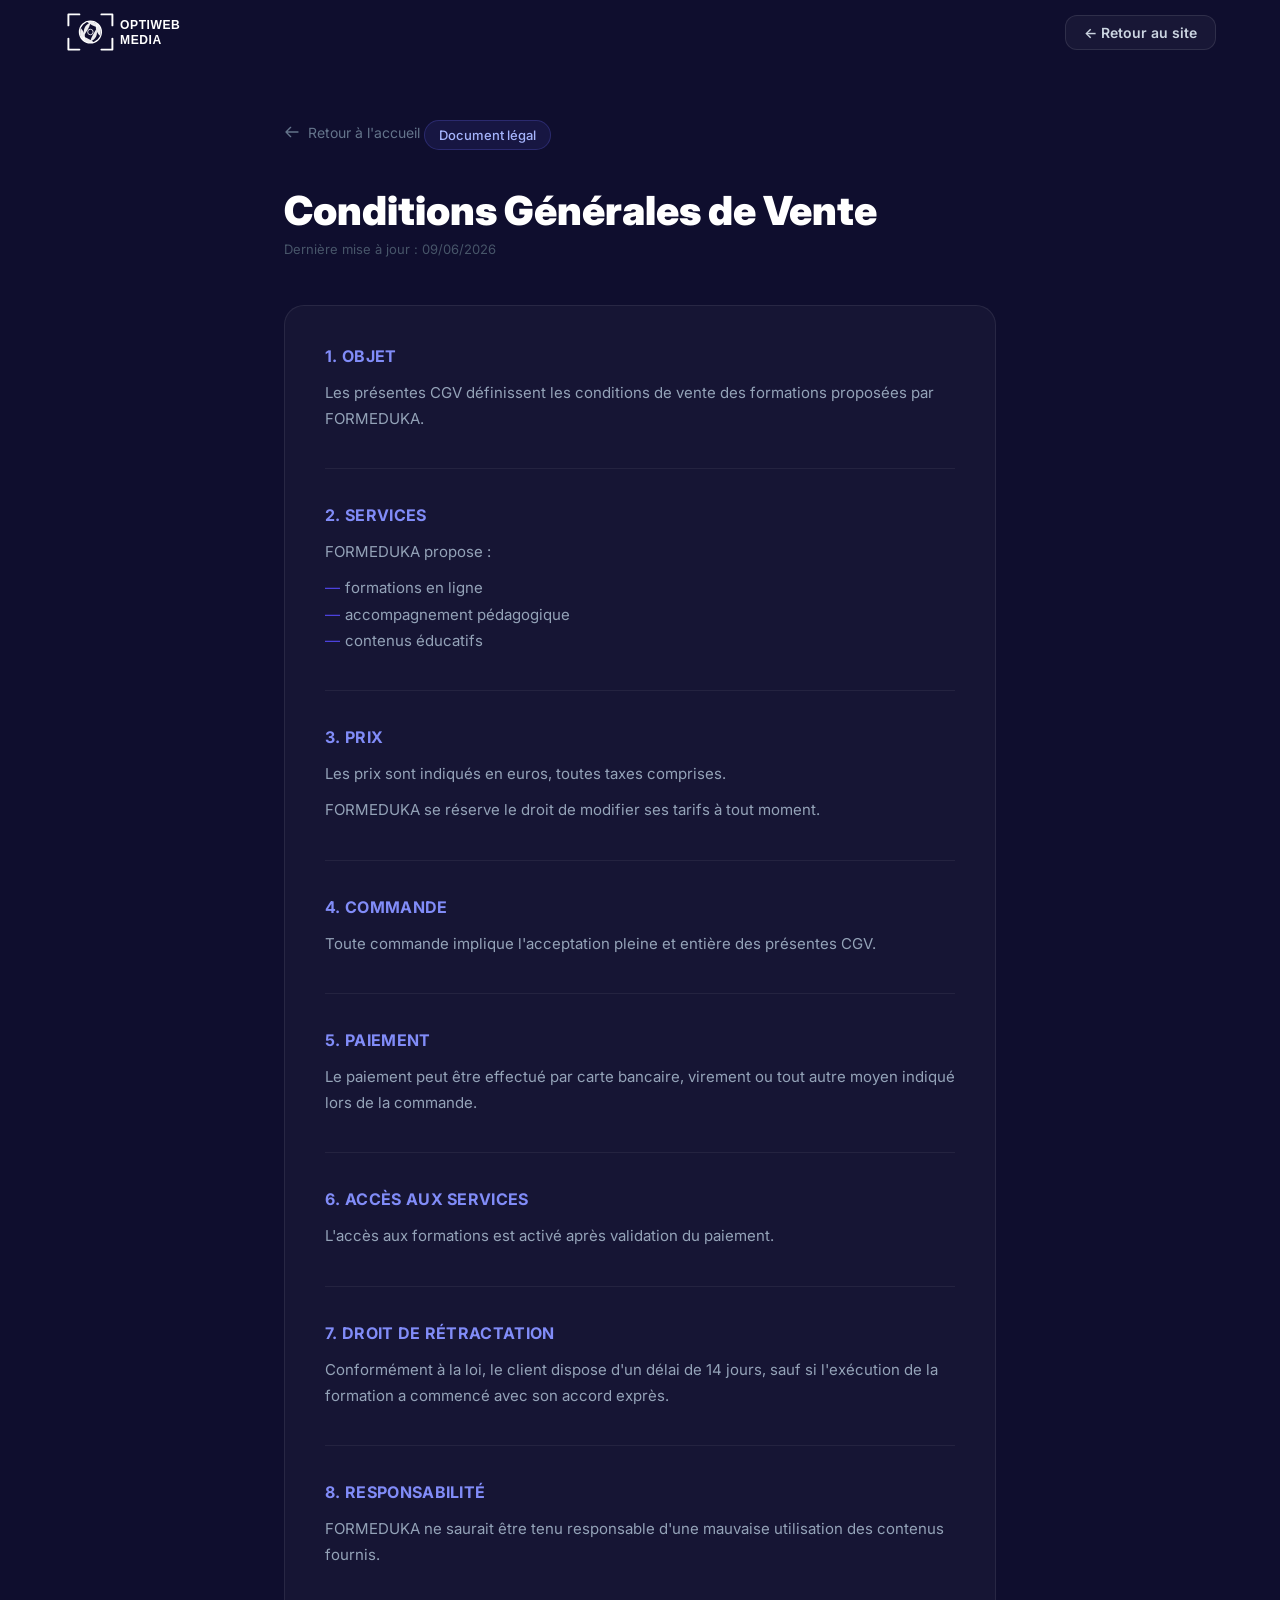
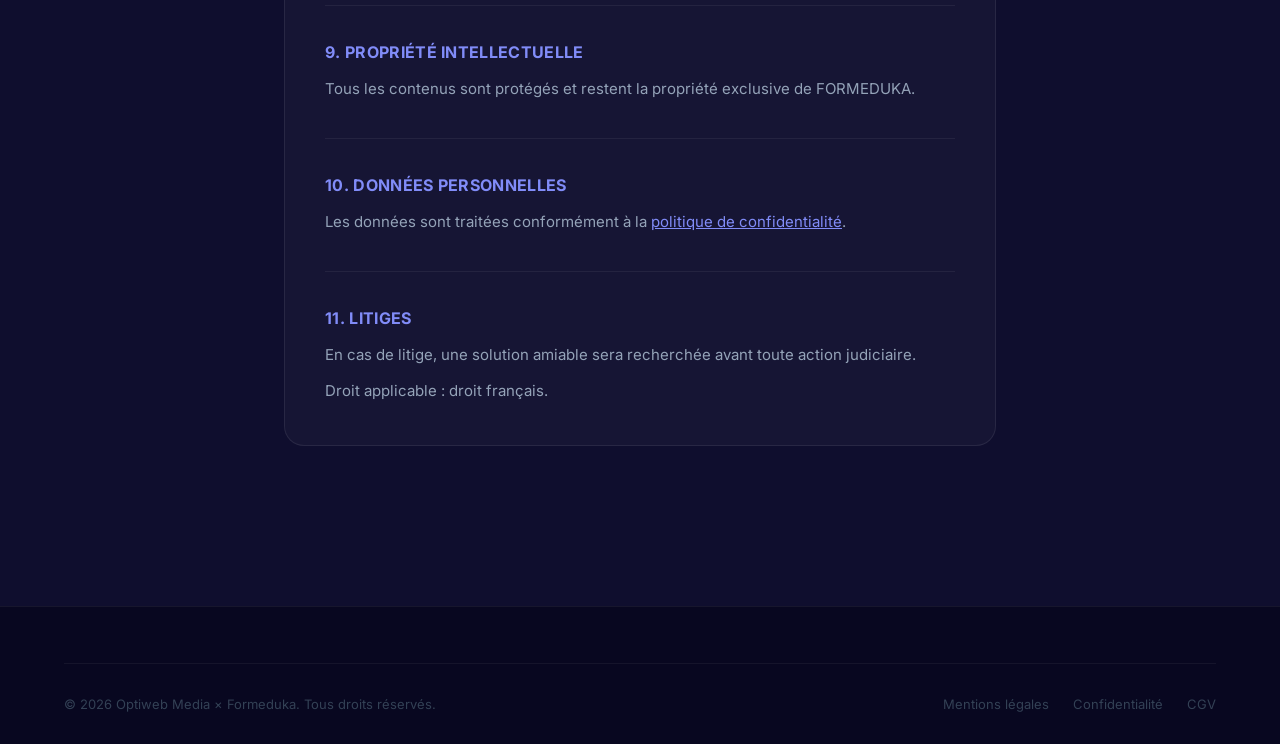
<file: cgv.html>
<!DOCTYPE html>
<html lang="fr">
<head>
  <meta charset="UTF-8" />
  <meta name="viewport" content="width=device-width, initial-scale=1.0" />
  <title>Conditions Générales de Vente – Formeduka</title>
  <meta name="robots" content="noindex, nofollow" />
  <link rel="preconnect" href="https://fonts.googleapis.com" />
  <link rel="preconnect" href="https://fonts.gstatic.com" crossorigin />
  <link href="https://fonts.googleapis.com/css2?family=Inter:wght@400;500;600;700;800;900&display=swap" rel="stylesheet" />
  <link rel="stylesheet" href="css/style.css" />
  <style>
    .legal-page { max-width: 760px; margin: 0 auto; padding: 120px 24px 80px; }
    .legal-back { display: inline-flex; align-items: center; gap: 8px; font-size: 14px; color: #64748b; margin-bottom: 48px; transition: color 0.2s; }
    .legal-back:hover { color: #a5b4fc; }
    .legal-back svg { width: 16px; height: 16px; }
    .legal-badge { display: inline-flex; align-items: center; gap: 8px; padding: 6px 14px; border-radius: 999px; font-size: 13px; font-weight: 500; margin-bottom: 20px; background: rgba(99,102,241,.1); border: 1px solid rgba(99,102,241,.25); color: #a5b4fc; }
    .legal-title { font-size: clamp(28px, 4vw, 40px); font-weight: 900; color: #fff; margin-bottom: 8px; line-height: 1.1; }
    .legal-date { font-size: 13px; color: #475569; margin-bottom: 48px; }
    .legal-card { background: rgba(255,255,255,.03); border: 1px solid rgba(255,255,255,.08); border-radius: 20px; padding: 40px; }
    .legal-section { margin-bottom: 36px; padding-bottom: 36px; border-bottom: 1px solid rgba(255,255,255,.06); }
    .legal-section:last-child { margin-bottom: 0; padding-bottom: 0; border-bottom: none; }
    .legal-section h2 { font-size: 16px; font-weight: 700; color: #818cf8; margin-bottom: 14px; letter-spacing: 0.02em; }
    .legal-section p { font-size: 15px; color: #94a3b8; line-height: 1.75; margin-bottom: 10px; }
    .legal-section p:last-child { margin-bottom: 0; }
    .legal-section ul { list-style: none; margin-top: 8px; }
    .legal-section ul li { font-size: 15px; color: #94a3b8; line-height: 1.75; padding-left: 20px; position: relative; }
    .legal-section ul li::before { content: '—'; position: absolute; left: 0; color: #4f46e5; }
  </style>
</head>
<body>
  <nav id="navbar" class="navbar">
    <div class="navbar-inner">
      <a href="index.html" class="navbar-logo"><img src="logo.svg" alt="Optiweb Media" /></a>
      <a href="index.html" class="btn-secondary" style="font-size:14px;padding:8px 18px">← Retour au site</a>
    </div>
  </nav>

  <div class="legal-page">
    <a href="index.html" class="legal-back">
      <svg xmlns="http://www.w3.org/2000/svg" fill="none" viewBox="0 0 24 24" stroke="currentColor" stroke-width="2"><path stroke-linecap="round" stroke-linejoin="round" d="M10 19l-7-7m0 0l7-7m-7 7h18"/></svg>
      Retour à l'accueil
    </a>
    <div class="legal-badge">Document légal</div>
    <h1 class="legal-title">Conditions Générales de Vente</h1>
    <p class="legal-date">Dernière mise à jour : 09/06/2026</p>

    <div class="legal-card">

      <div class="legal-section">
        <h2>1. OBJET</h2>
        <p>Les présentes CGV définissent les conditions de vente des formations proposées par FORMEDUKA.</p>
      </div>

      <div class="legal-section">
        <h2>2. SERVICES</h2>
        <p>FORMEDUKA propose :</p>
        <ul>
          <li>formations en ligne</li>
          <li>accompagnement pédagogique</li>
          <li>contenus éducatifs</li>
        </ul>
      </div>

      <div class="legal-section">
        <h2>3. PRIX</h2>
        <p>Les prix sont indiqués en euros, toutes taxes comprises.</p>
        <p>FORMEDUKA se réserve le droit de modifier ses tarifs à tout moment.</p>
      </div>

      <div class="legal-section">
        <h2>4. COMMANDE</h2>
        <p>Toute commande implique l'acceptation pleine et entière des présentes CGV.</p>
      </div>

      <div class="legal-section">
        <h2>5. PAIEMENT</h2>
        <p>Le paiement peut être effectué par carte bancaire, virement ou tout autre moyen indiqué lors de la commande.</p>
      </div>

      <div class="legal-section">
        <h2>6. ACCÈS AUX SERVICES</h2>
        <p>L'accès aux formations est activé après validation du paiement.</p>
      </div>

      <div class="legal-section">
        <h2>7. DROIT DE RÉTRACTATION</h2>
        <p>Conformément à la loi, le client dispose d'un délai de 14 jours, sauf si l'exécution de la formation a commencé avec son accord exprès.</p>
      </div>

      <div class="legal-section">
        <h2>8. RESPONSABILITÉ</h2>
        <p>FORMEDUKA ne saurait être tenu responsable d'une mauvaise utilisation des contenus fournis.</p>
      </div>

      <div class="legal-section">
        <h2>9. PROPRIÉTÉ INTELLECTUELLE</h2>
        <p>Tous les contenus sont protégés et restent la propriété exclusive de FORMEDUKA.</p>
      </div>

      <div class="legal-section">
        <h2>10. DONNÉES PERSONNELLES</h2>
        <p>Les données sont traitées conformément à la <a href="confidentialite.html" style="color:#818cf8;text-decoration:underline">politique de confidentialité</a>.</p>
      </div>

      <div class="legal-section">
        <h2>11. LITIGES</h2>
        <p>En cas de litige, une solution amiable sera recherchée avant toute action judiciaire.</p>
        <p>Droit applicable : droit français.</p>
      </div>

    </div>
  </div>

  <footer style="margin-top:80px">
    <div class="container">
      <div class="footer-bottom">
        <p>© <script>document.write(new Date().getFullYear())</script> Optiweb Media × Formeduka. Tous droits réservés.</p>
        <div class="footer-legal">
          <a href="mentions-legales.html">Mentions légales</a>
          <a href="confidentialite.html">Confidentialité</a>
          <a href="cgv.html">CGV</a>
        </div>
      </div>
    </div>
  </footer>

  <script>
    window.addEventListener('scroll', () => {
      document.getElementById('navbar').classList.toggle('scrolled', window.scrollY > 40);
    });
  </script>
</body>
</html>
</file>
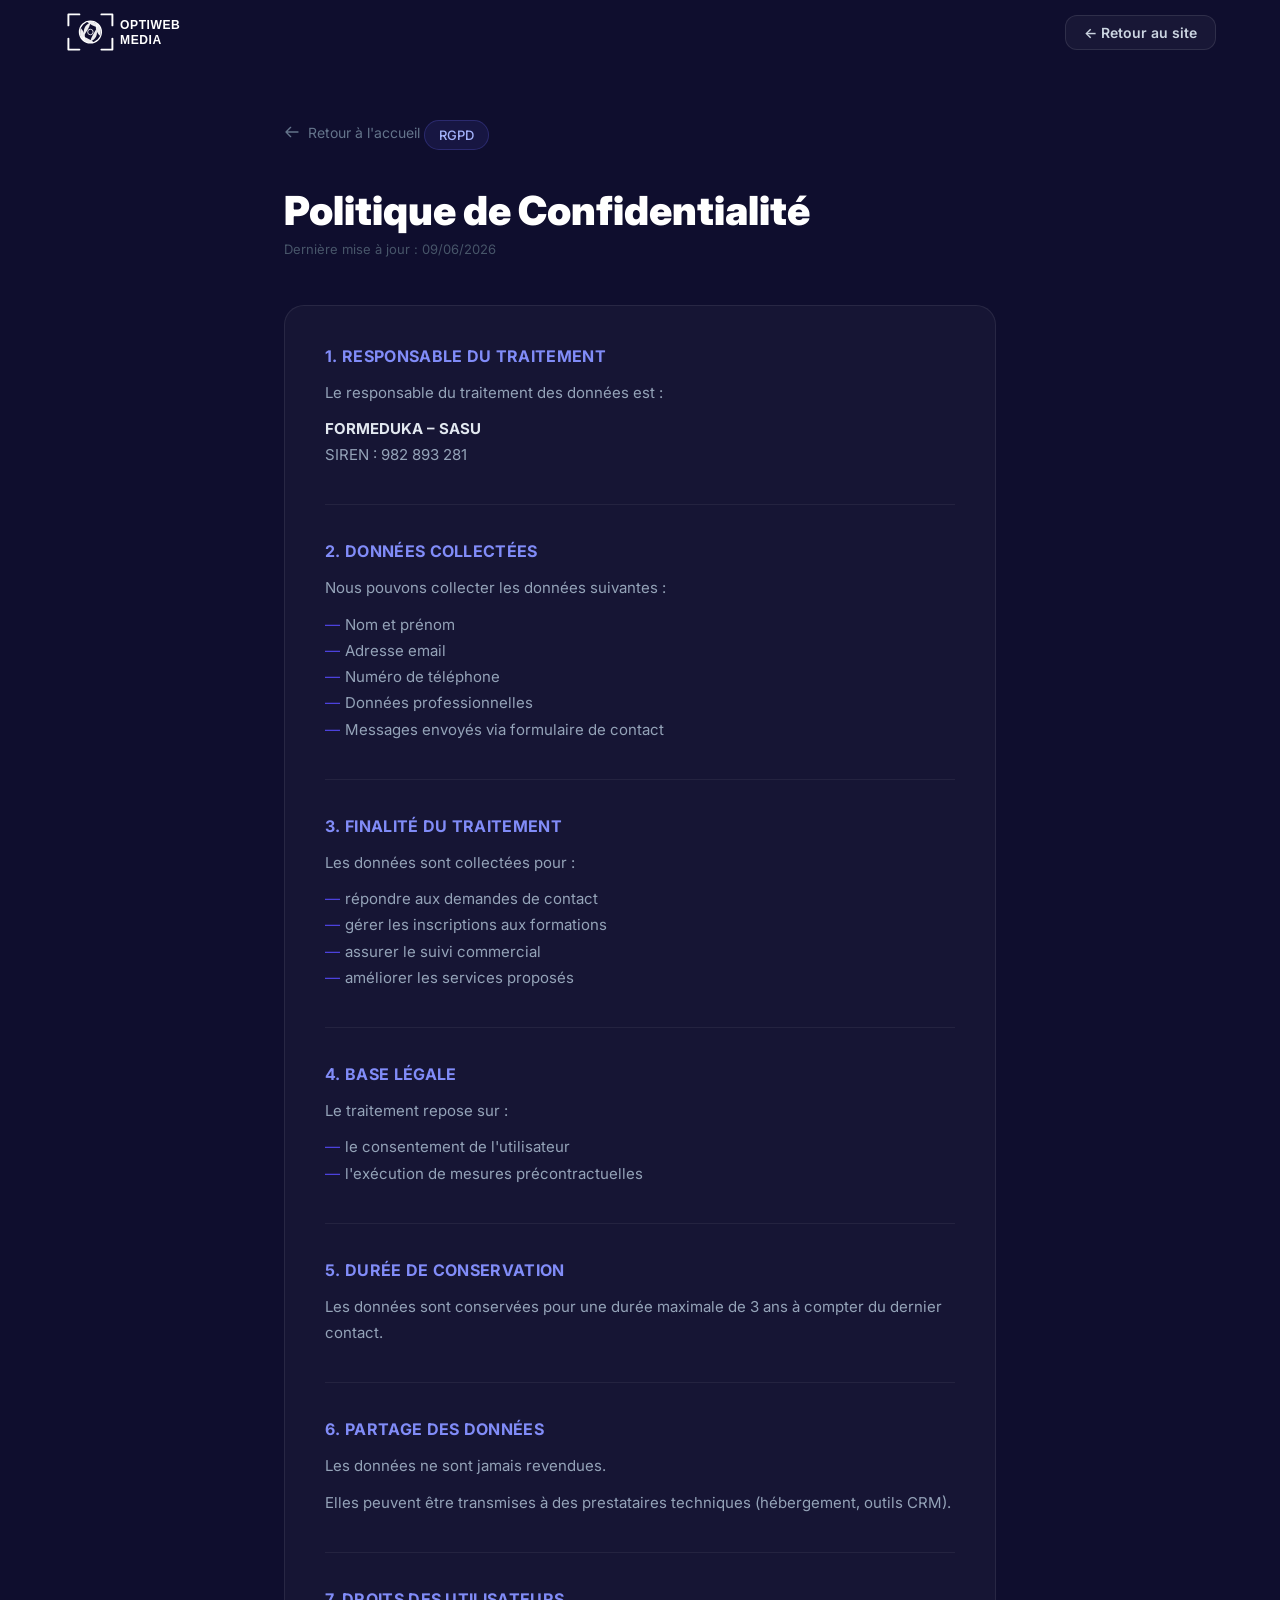
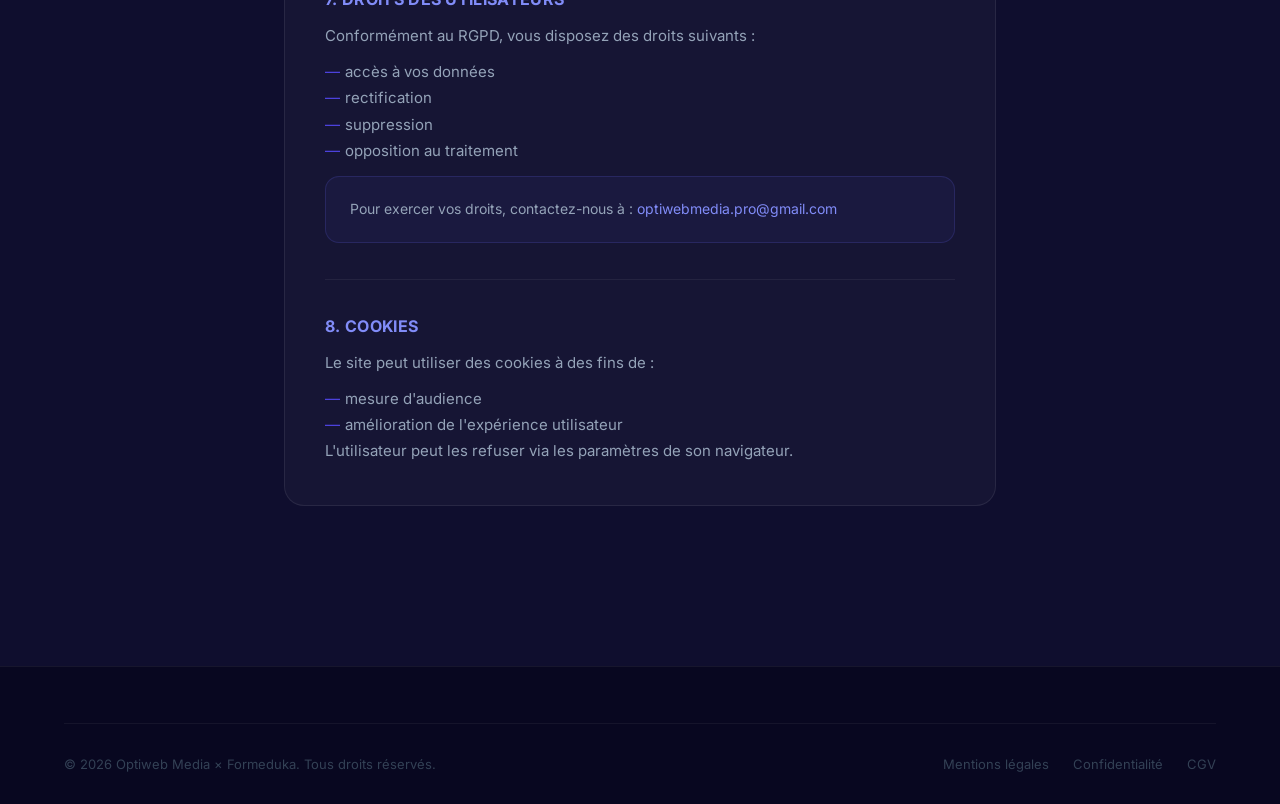
<file: confidentialite.html>
<!DOCTYPE html>
<html lang="fr">
<head>
  <meta charset="UTF-8" />
  <meta name="viewport" content="width=device-width, initial-scale=1.0" />
  <title>Politique de Confidentialité – Formeduka</title>
  <meta name="robots" content="noindex, nofollow" />
  <link rel="preconnect" href="https://fonts.googleapis.com" />
  <link rel="preconnect" href="https://fonts.gstatic.com" crossorigin />
  <link href="https://fonts.googleapis.com/css2?family=Inter:wght@400;500;600;700;800;900&display=swap" rel="stylesheet" />
  <link rel="stylesheet" href="css/style.css" />
  <style>
    .legal-page { max-width: 760px; margin: 0 auto; padding: 120px 24px 80px; }
    .legal-back { display: inline-flex; align-items: center; gap: 8px; font-size: 14px; color: #64748b; margin-bottom: 48px; transition: color 0.2s; }
    .legal-back:hover { color: #a5b4fc; }
    .legal-back svg { width: 16px; height: 16px; }
    .legal-badge { display: inline-flex; align-items: center; gap: 8px; padding: 6px 14px; border-radius: 999px; font-size: 13px; font-weight: 500; margin-bottom: 20px; background: rgba(99,102,241,.1); border: 1px solid rgba(99,102,241,.25); color: #a5b4fc; }
    .legal-title { font-size: clamp(28px, 4vw, 40px); font-weight: 900; color: #fff; margin-bottom: 8px; line-height: 1.1; }
    .legal-date { font-size: 13px; color: #475569; margin-bottom: 48px; }
    .legal-card { background: rgba(255,255,255,.03); border: 1px solid rgba(255,255,255,.08); border-radius: 20px; padding: 40px; }
    .legal-section { margin-bottom: 36px; padding-bottom: 36px; border-bottom: 1px solid rgba(255,255,255,.06); }
    .legal-section:last-child { margin-bottom: 0; padding-bottom: 0; border-bottom: none; }
    .legal-section h2 { font-size: 16px; font-weight: 700; color: #818cf8; margin-bottom: 14px; letter-spacing: 0.02em; }
    .legal-section p { font-size: 15px; color: #94a3b8; line-height: 1.75; margin-bottom: 10px; }
    .legal-section p:last-child { margin-bottom: 0; }
    .legal-section ul { list-style: none; margin-top: 8px; }
    .legal-section ul li { font-size: 15px; color: #94a3b8; line-height: 1.75; padding-left: 20px; position: relative; }
    .legal-section ul li::before { content: '—'; position: absolute; left: 0; color: #4f46e5; }
    .rgpd-box { background: rgba(99,102,241,.06); border: 1px solid rgba(99,102,241,.18); border-radius: 14px; padding: 20px 24px; margin-top: 12px; }
    .rgpd-box p { margin: 0; color: #94a3b8; font-size: 14px; }
    .rgpd-box a { color: #818cf8; }
  </style>
</head>
<body>
  <nav id="navbar" class="navbar">
    <div class="navbar-inner">
      <a href="index.html" class="navbar-logo"><img src="logo.svg" alt="Optiweb Media" /></a>
      <a href="index.html" class="btn-secondary" style="font-size:14px;padding:8px 18px">← Retour au site</a>
    </div>
  </nav>

  <div class="legal-page">
    <a href="index.html" class="legal-back">
      <svg xmlns="http://www.w3.org/2000/svg" fill="none" viewBox="0 0 24 24" stroke="currentColor" stroke-width="2"><path stroke-linecap="round" stroke-linejoin="round" d="M10 19l-7-7m0 0l7-7m-7 7h18"/></svg>
      Retour à l'accueil
    </a>
    <div class="legal-badge">RGPD</div>
    <h1 class="legal-title">Politique de Confidentialité</h1>
    <p class="legal-date">Dernière mise à jour : 09/06/2026</p>

    <div class="legal-card">

      <div class="legal-section">
        <h2>1. RESPONSABLE DU TRAITEMENT</h2>
        <p>Le responsable du traitement des données est :</p>
        <p><strong style="color:#e2e8f0">FORMEDUKA – SASU</strong><br>
        SIREN : 982 893 281</p>
      </div>

      <div class="legal-section">
        <h2>2. DONNÉES COLLECTÉES</h2>
        <p>Nous pouvons collecter les données suivantes :</p>
        <ul>
          <li>Nom et prénom</li>
          <li>Adresse email</li>
          <li>Numéro de téléphone</li>
          <li>Données professionnelles</li>
          <li>Messages envoyés via formulaire de contact</li>
        </ul>
      </div>

      <div class="legal-section">
        <h2>3. FINALITÉ DU TRAITEMENT</h2>
        <p>Les données sont collectées pour :</p>
        <ul>
          <li>répondre aux demandes de contact</li>
          <li>gérer les inscriptions aux formations</li>
          <li>assurer le suivi commercial</li>
          <li>améliorer les services proposés</li>
        </ul>
      </div>

      <div class="legal-section">
        <h2>4. BASE LÉGALE</h2>
        <p>Le traitement repose sur :</p>
        <ul>
          <li>le consentement de l'utilisateur</li>
          <li>l'exécution de mesures précontractuelles</li>
        </ul>
      </div>

      <div class="legal-section">
        <h2>5. DURÉE DE CONSERVATION</h2>
        <p>Les données sont conservées pour une durée maximale de 3 ans à compter du dernier contact.</p>
      </div>

      <div class="legal-section">
        <h2>6. PARTAGE DES DONNÉES</h2>
        <p>Les données ne sont jamais revendues.</p>
        <p>Elles peuvent être transmises à des prestataires techniques (hébergement, outils CRM).</p>
      </div>

      <div class="legal-section">
        <h2>7. DROITS DES UTILISATEURS</h2>
        <p>Conformément au RGPD, vous disposez des droits suivants :</p>
        <ul>
          <li>accès à vos données</li>
          <li>rectification</li>
          <li>suppression</li>
          <li>opposition au traitement</li>
        </ul>
        <div class="rgpd-box">
          <p>Pour exercer vos droits, contactez-nous à : <a href="mailto:optiwebmedia.pro@gmail.com">optiwebmedia.pro@gmail.com</a></p>
        </div>
      </div>

      <div class="legal-section">
        <h2>8. COOKIES</h2>
        <p>Le site peut utiliser des cookies à des fins de :</p>
        <ul>
          <li>mesure d'audience</li>
          <li>amélioration de l'expérience utilisateur</li>
        </ul>
        <p>L'utilisateur peut les refuser via les paramètres de son navigateur.</p>
      </div>

    </div>
  </div>

  <footer style="margin-top:80px">
    <div class="container">
      <div class="footer-bottom">
        <p>© <script>document.write(new Date().getFullYear())</script> Optiweb Media × Formeduka. Tous droits réservés.</p>
        <div class="footer-legal">
          <a href="mentions-legales.html">Mentions légales</a>
          <a href="confidentialite.html">Confidentialité</a>
          <a href="cgv.html">CGV</a>
        </div>
      </div>
    </div>
  </footer>

  <script>
    window.addEventListener('scroll', () => {
      document.getElementById('navbar').classList.toggle('scrolled', window.scrollY > 40);
    });
  </script>
</body>
</html>
</file>
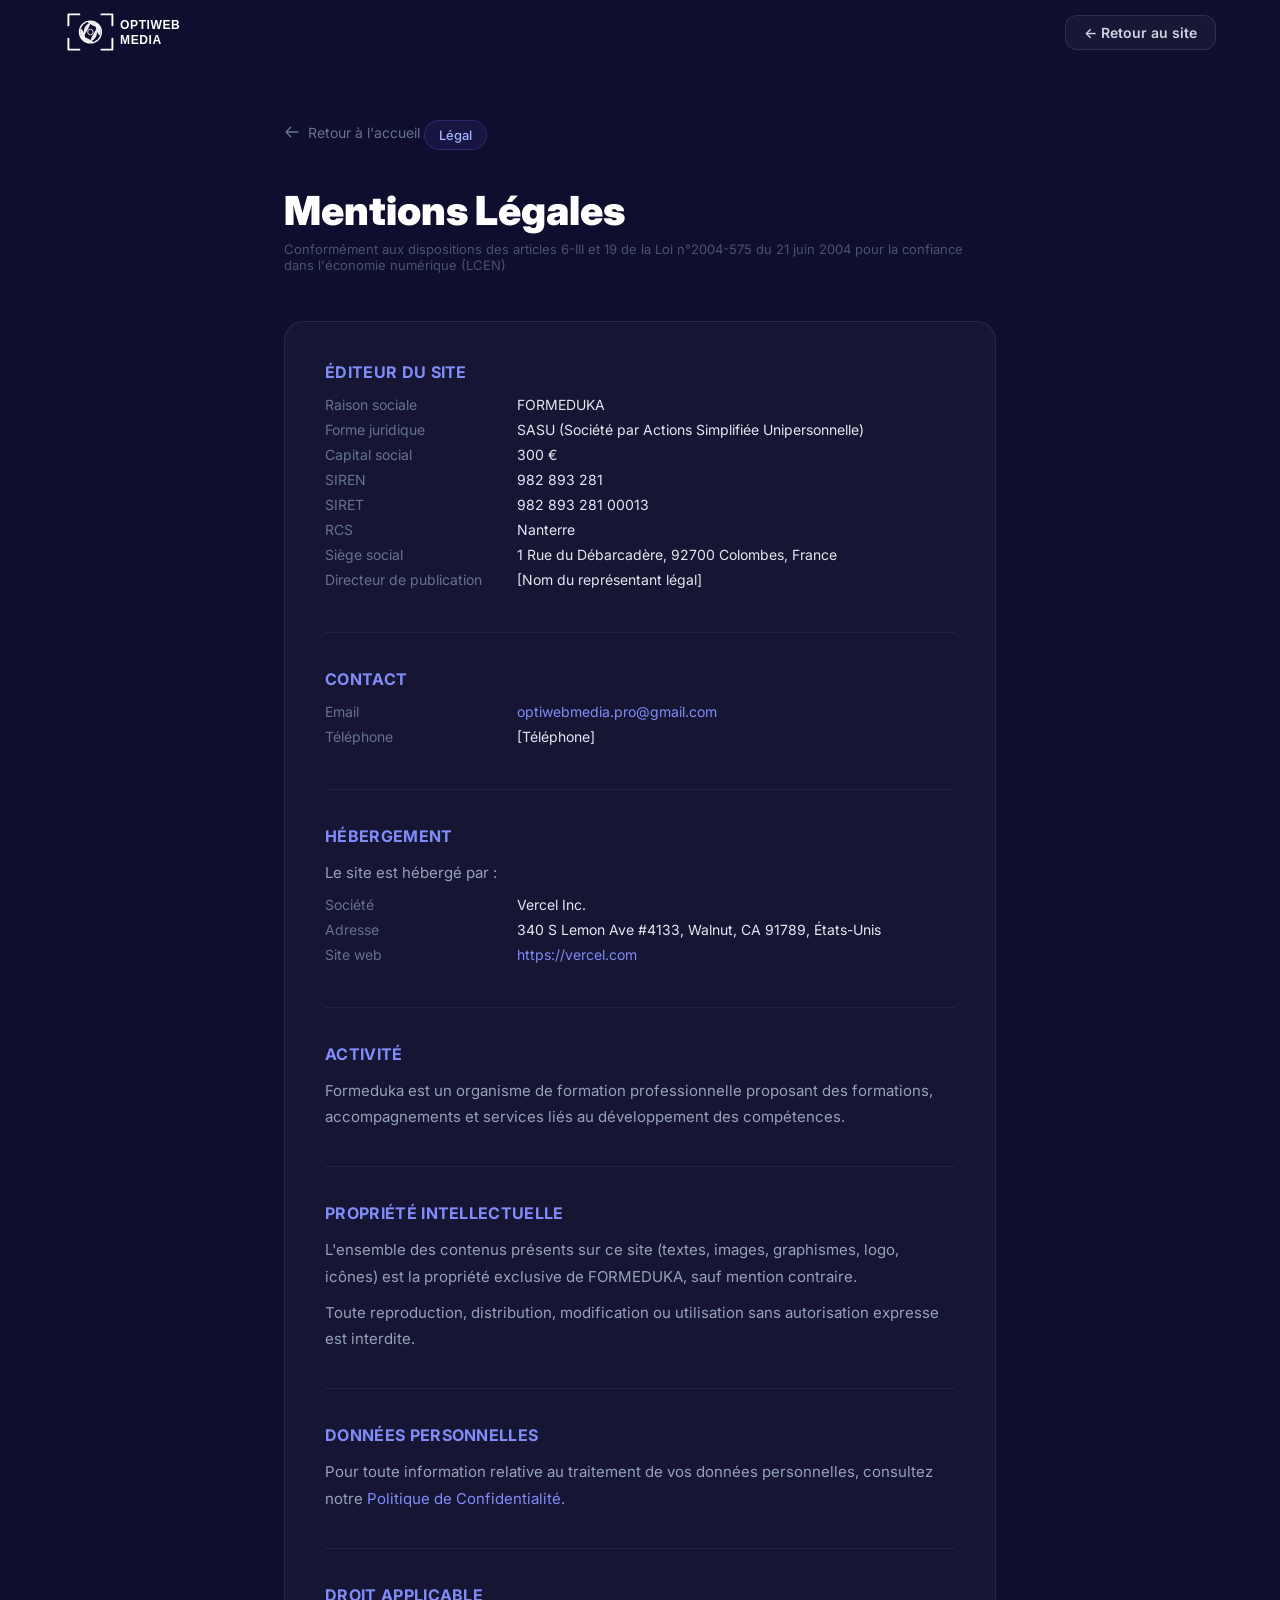
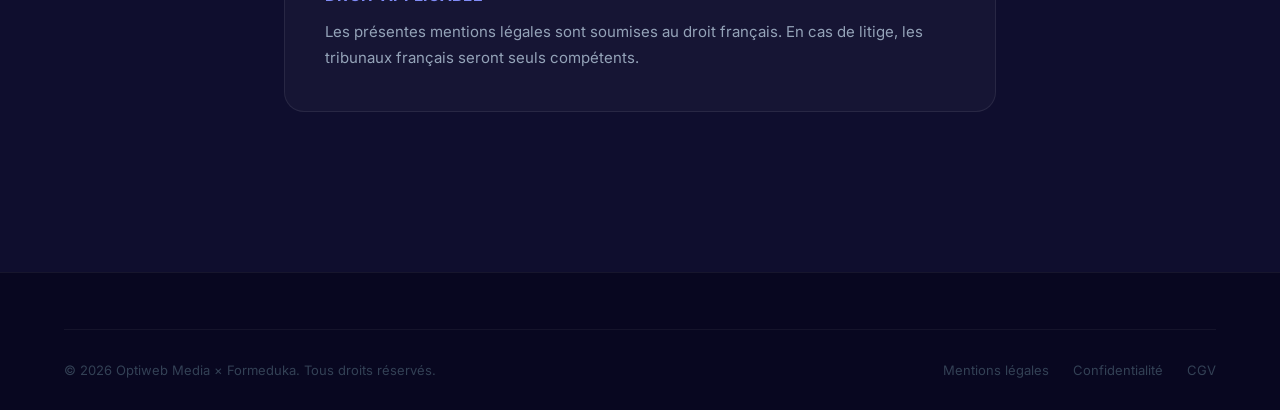
<file: mentions-legales.html>
<!DOCTYPE html>
<html lang="fr">
<head>
  <meta charset="UTF-8" />
  <meta name="viewport" content="width=device-width, initial-scale=1.0" />
  <title>Mentions Légales – Formeduka</title>
  <meta name="robots" content="noindex, nofollow" />
  <link rel="preconnect" href="https://fonts.googleapis.com" />
  <link rel="preconnect" href="https://fonts.gstatic.com" crossorigin />
  <link href="https://fonts.googleapis.com/css2?family=Inter:wght@400;500;600;700;800;900&display=swap" rel="stylesheet" />
  <link rel="stylesheet" href="css/style.css" />
  <style>
    .legal-page { max-width: 760px; margin: 0 auto; padding: 120px 24px 80px; }
    .legal-back { display: inline-flex; align-items: center; gap: 8px; font-size: 14px; color: #64748b; margin-bottom: 48px; transition: color 0.2s; }
    .legal-back:hover { color: #a5b4fc; }
    .legal-back svg { width: 16px; height: 16px; }
    .legal-badge { display: inline-flex; align-items: center; gap: 8px; padding: 6px 14px; border-radius: 999px; font-size: 13px; font-weight: 500; margin-bottom: 20px; background: rgba(99,102,241,.1); border: 1px solid rgba(99,102,241,.25); color: #a5b4fc; }
    .legal-title { font-size: clamp(28px, 4vw, 40px); font-weight: 900; color: #fff; margin-bottom: 8px; line-height: 1.1; }
    .legal-date { font-size: 13px; color: #475569; margin-bottom: 48px; }
    .legal-card { background: rgba(255,255,255,.03); border: 1px solid rgba(255,255,255,.08); border-radius: 20px; padding: 40px; }
    .legal-section { margin-bottom: 36px; padding-bottom: 36px; border-bottom: 1px solid rgba(255,255,255,.06); }
    .legal-section:last-child { margin-bottom: 0; padding-bottom: 0; border-bottom: none; }
    .legal-section h2 { font-size: 16px; font-weight: 700; color: #818cf8; margin-bottom: 14px; letter-spacing: 0.02em; }
    .legal-section p { font-size: 15px; color: #94a3b8; line-height: 1.75; margin-bottom: 10px; }
    .legal-section p:last-child { margin-bottom: 0; }
    .legal-section a { color: #818cf8; transition: color 0.2s; }
    .legal-section a:hover { color: #a5b4fc; }
    .info-row { display: flex; gap: 12px; margin-bottom: 8px; }
    .info-label { font-size: 14px; color: #64748b; min-width: 180px; flex-shrink: 0; }
    .info-value { font-size: 14px; color: #e2e8f0; }
  </style>
</head>
<body>
  <nav id="navbar" class="navbar">
    <div class="navbar-inner">
      <a href="index.html" class="navbar-logo"><img src="logo.svg" alt="Optiweb Media" /></a>
      <a href="index.html" class="btn-secondary" style="font-size:14px;padding:8px 18px">← Retour au site</a>
    </div>
  </nav>

  <div class="legal-page">
    <a href="index.html" class="legal-back">
      <svg xmlns="http://www.w3.org/2000/svg" fill="none" viewBox="0 0 24 24" stroke="currentColor" stroke-width="2"><path stroke-linecap="round" stroke-linejoin="round" d="M10 19l-7-7m0 0l7-7m-7 7h18"/></svg>
      Retour à l'accueil
    </a>
    <div class="legal-badge">Légal</div>
    <h1 class="legal-title">Mentions Légales</h1>
    <p class="legal-date">Conformément aux dispositions des articles 6-III et 19 de la Loi n°2004-575 du 21 juin 2004 pour la confiance dans l'économie numérique (LCEN)</p>

    <div class="legal-card">

      <div class="legal-section">
        <h2>ÉDITEUR DU SITE</h2>
        <div class="info-row"><span class="info-label">Raison sociale</span><span class="info-value">FORMEDUKA</span></div>
        <div class="info-row"><span class="info-label">Forme juridique</span><span class="info-value">SASU (Société par Actions Simplifiée Unipersonnelle)</span></div>
        <div class="info-row"><span class="info-label">Capital social</span><span class="info-value">300 €</span></div>
        <div class="info-row"><span class="info-label">SIREN</span><span class="info-value">982 893 281</span></div>
        <div class="info-row"><span class="info-label">SIRET</span><span class="info-value">982 893 281 00013</span></div>
        <div class="info-row"><span class="info-label">RCS</span><span class="info-value">Nanterre</span></div>
        <div class="info-row"><span class="info-label">Siège social</span><span class="info-value">1 Rue du Débarcadère, 92700 Colombes, France</span></div>
        <div class="info-row"><span class="info-label">Directeur de publication</span><span class="info-value">[Nom du représentant légal]</span></div>
      </div>

      <div class="legal-section">
        <h2>CONTACT</h2>
        <div class="info-row"><span class="info-label">Email</span><span class="info-value"><a href="mailto:optiwebmedia.pro@gmail.com">optiwebmedia.pro@gmail.com</a></span></div>
        <div class="info-row"><span class="info-label">Téléphone</span><span class="info-value">[Téléphone]</span></div>
      </div>

      <div class="legal-section">
        <h2>HÉBERGEMENT</h2>
        <p>Le site est hébergé par :</p>
        <div class="info-row"><span class="info-label">Société</span><span class="info-value">Vercel Inc.</span></div>
        <div class="info-row"><span class="info-label">Adresse</span><span class="info-value">340 S Lemon Ave #4133, Walnut, CA 91789, États-Unis</span></div>
        <div class="info-row"><span class="info-label">Site web</span><span class="info-value"><a href="https://vercel.com" target="_blank" rel="noopener">https://vercel.com</a></span></div>
      </div>

      <div class="legal-section">
        <h2>ACTIVITÉ</h2>
        <p>Formeduka est un organisme de formation professionnelle proposant des formations, accompagnements et services liés au développement des compétences.</p>
      </div>

      <div class="legal-section">
        <h2>PROPRIÉTÉ INTELLECTUELLE</h2>
        <p>L'ensemble des contenus présents sur ce site (textes, images, graphismes, logo, icônes) est la propriété exclusive de FORMEDUKA, sauf mention contraire.</p>
        <p>Toute reproduction, distribution, modification ou utilisation sans autorisation expresse est interdite.</p>
      </div>

      <div class="legal-section">
        <h2>DONNÉES PERSONNELLES</h2>
        <p>Pour toute information relative au traitement de vos données personnelles, consultez notre <a href="confidentialite.html">Politique de Confidentialité</a>.</p>
      </div>

      <div class="legal-section">
        <h2>DROIT APPLICABLE</h2>
        <p>Les présentes mentions légales sont soumises au droit français. En cas de litige, les tribunaux français seront seuls compétents.</p>
      </div>

    </div>
  </div>

  <footer style="margin-top:80px">
    <div class="container">
      <div class="footer-bottom">
        <p>© <script>document.write(new Date().getFullYear())</script> Optiweb Media × Formeduka. Tous droits réservés.</p>
        <div class="footer-legal">
          <a href="mentions-legales.html">Mentions légales</a>
          <a href="confidentialite.html">Confidentialité</a>
          <a href="cgv.html">CGV</a>
        </div>
      </div>
    </div>
  </footer>

  <script>
    window.addEventListener('scroll', () => {
      document.getElementById('navbar').classList.toggle('scrolled', window.scrollY > 40);
    });
  </script>
</body>
</html>
</file>
<file: css/style.css>
/* ─── Reset & Base ─────────────────────────────────────────── */
*, *::before, *::after { box-sizing: border-box; margin: 0; padding: 0; }

html { scroll-behavior: smooth; }

body {
  background-color: #0f0e2e;
  color: #fff;
  font-family: 'Inter', system-ui, sans-serif;
  -webkit-font-smoothing: antialiased;
  min-height: 100vh;
  overflow-x: hidden;
}

a { text-decoration: none; color: inherit; }
button { cursor: pointer; border: none; background: none; font-family: inherit; }
input, select, textarea { font-family: inherit; }

::-webkit-scrollbar { width: 6px; }
::-webkit-scrollbar-track { background: #0f0e2e; }
::-webkit-scrollbar-thumb { background: rgba(99,102,241,0.4); border-radius: 3px; }
::selection { background: rgba(99,102,241,0.4); color: #fff; }

/* ─── Utility ────────────────────────────────────────────────── */
.container { max-width: 1200px; margin: 0 auto; padding: 0 24px; }
.text-gradient {
  background: linear-gradient(135deg, #818cf8, #c084fc, #a78bfa);
  -webkit-background-clip: text;
  -webkit-text-fill-color: transparent;
  background-clip: text;
}
.bg-dots {
  background-image: radial-gradient(circle, rgba(99,102,241,0.12) 1px, transparent 1px);
  background-size: 28px 28px;
}
.section { padding: 112px 0; position: relative; overflow: hidden; }

/* Scroll animation classes */
.reveal { opacity: 0; transform: translateY(32px); transition: opacity 0.6s ease, transform 0.6s ease; }
.reveal.visible { opacity: 1; transform: translateY(0); }
.reveal-delay-1 { transition-delay: 0.1s; }
.reveal-delay-2 { transition-delay: 0.2s; }
.reveal-delay-3 { transition-delay: 0.3s; }
.reveal-delay-4 { transition-delay: 0.4s; }

/* ─── Navbar ─────────────────────────────────────────────────── */
.navbar {
  position: fixed; top: 0; left: 0; right: 0; z-index: 50;
  transition: background 0.3s, border-color 0.3s;
  border-bottom: 1px solid transparent;
}
.navbar.scrolled {
  background: rgba(15,14,46,0.92);
  backdrop-filter: blur(20px);
  border-color: rgba(255,255,255,0.08);
}
.navbar-inner {
  display: flex; align-items: center; justify-content: space-between;
  height: 64px; max-width: 1200px; margin: 0 auto; padding: 0 24px;
}
.navbar-logo img { height: 44px; width: auto; display: block; }
.navbar-links { display: flex; align-items: center; gap: 4px; }
.navbar-links a {
  padding: 8px 16px; border-radius: 10px; font-size: 14px; color: #94a3b8;
  transition: color 0.2s, background 0.2s;
}
.navbar-links a:hover { color: #fff; background: rgba(255,255,255,0.05); }
.navbar-cta {
  display: flex; align-items: center; gap: 12px;
}
.btn-primary {
  display: inline-flex; align-items: center; gap: 8px;
  padding: 10px 20px; border-radius: 12px; font-size: 14px; font-weight: 600; color: #fff;
  background: linear-gradient(135deg, #6366f1, #8b5cf6);
  box-shadow: 0 0 20px rgba(99,102,241,0.3);
  transition: transform 0.2s, box-shadow 0.2s;
}
.btn-primary:hover { transform: scale(1.02); box-shadow: 0 0 30px rgba(99,102,241,0.45); }
.btn-secondary {
  display: inline-flex; align-items: center; gap: 8px;
  padding: 10px 20px; border-radius: 12px; font-size: 14px; font-weight: 600; color: #cbd5e1;
  background: rgba(255,255,255,0.04); border: 1px solid rgba(255,255,255,0.1);
  transition: color 0.2s, background 0.2s;
}
.btn-secondary:hover { color: #fff; background: rgba(255,255,255,0.08); }
.burger { display: none; padding: 8px; border-radius: 10px; color: #94a3b8; transition: color 0.2s; }
.burger:hover { color: #fff; }
.mobile-menu {
  display: none; position: fixed; top: 64px; left: 12px; right: 12px; z-index: 40;
  background: rgba(15,14,46,0.97); border: 1px solid rgba(255,255,255,0.1);
  border-radius: 16px; padding: 16px; backdrop-filter: blur(20px);
}
.mobile-menu.open { display: block; }
.mobile-menu a {
  display: block; padding: 12px 16px; border-radius: 12px; font-size: 14px;
  font-weight: 500; color: #cbd5e1; transition: color 0.2s, background 0.2s;
}
.mobile-menu a:hover { color: #fff; background: rgba(255,255,255,0.05); }
.mobile-menu .btn-primary { width: 100%; justify-content: center; margin-top: 8px; }

@media (max-width: 768px) {
  .navbar-links, .navbar-cta .btn-primary { display: none; }
  .burger { display: block; }
}

/* ─── Hero ───────────────────────────────────────────────────── */
.hero {
  min-height: 100vh; display: flex; align-items: center; padding-top: 64px;
  position: relative; overflow: hidden;
}
.hero-bg {
  position: absolute; inset: 0;
  background:
    radial-gradient(ellipse 80% 80% at 50% -20%, rgba(99,102,241,0.25) 0%, transparent 60%),
    radial-gradient(ellipse 60% 50% at 80% 80%, rgba(168,85,247,0.15) 0%, transparent 50%),
    #0f0e2e;
}
.hero-bg-dots { position: absolute; inset: 0; opacity: 0.4; }
.hero-orb {
  position: absolute; border-radius: 50%; pointer-events: none; filter: blur(40px);
  animation: pulse-orb 8s ease-in-out infinite;
}
.hero-orb-1 {
  width: 400px; height: 400px; top: 25%; left: 20%;
  background: radial-gradient(circle, rgba(99,102,241,0.4), transparent 70%);
}
.hero-orb-2 {
  width: 320px; height: 320px; bottom: 20%; right: 20%;
  background: radial-gradient(circle, rgba(168,85,247,0.35), transparent 70%);
  animation-delay: 2s; animation-duration: 10s;
}
@keyframes pulse-orb {
  0%, 100% { opacity: 0.15; transform: scale(1); }
  50% { opacity: 0.28; transform: scale(1.15); }
}
.hero-inner {
  position: relative; display: grid; grid-template-columns: 1fr 1fr;
  gap: 64px; align-items: center; padding: 96px 24px; max-width: 1200px; margin: 0 auto; width: 100%;
}
.hero-badge {
  display: inline-flex; align-items: center; gap: 8px;
  padding: 8px 16px; border-radius: 999px; font-size: 14px; font-weight: 500; margin-bottom: 24px;
  background: rgba(99,102,241,0.12); border: 1px solid rgba(99,102,241,0.3); color: #a5b4fc;
}
.hero-badge svg { width: 14px; height: 14px; color: #818cf8; }
.hero-title {
  font-size: clamp(48px, 6vw, 72px); font-weight: 900; line-height: 1.05;
  letter-spacing: -0.02em; color: #fff; margin-bottom: 24px;
}
.hero-desc {
  font-size: 18px; line-height: 1.7; color: #94a3b8; margin-bottom: 32px; max-width: 500px;
}
.hero-desc strong { color: #fff; font-weight: 600; }
.hero-pills { display: flex; flex-wrap: wrap; gap: 10px; margin-bottom: 40px; }
.hero-pill {
  display: inline-flex; align-items: center; gap: 8px; padding: 6px 14px; border-radius: 999px;
  font-size: 13px; color: #cbd5e1;
  background: rgba(255,255,255,0.05); border: 1px solid rgba(255,255,255,0.1);
}
.pill-green { color: #6ee7b7; }
.pill-blue { color: #93c5fd; }
.pill-purple { color: #c4b5fd; }
.hero-ctas { display: flex; gap: 16px; flex-wrap: wrap; }
.hero-ctas .btn-primary { padding: 16px 32px; font-size: 16px; border-radius: 16px; }
.hero-ctas .btn-secondary { padding: 16px 32px; font-size: 16px; border-radius: 16px; }

/* Hero visual */
.hero-visual {
  position: relative; display: flex; align-items: center; justify-content: center;
}
.hero-glow {
  position: absolute; inset: 0; border-radius: 24px;
  background: radial-gradient(circle at 50% 50%, rgba(99,102,241,0.2), transparent 70%);
}
.mockup-main {
  position: relative; z-index: 10; width: 100%; max-width: 340px;
  border-radius: 20px; overflow: hidden;
  background: linear-gradient(160deg, rgba(30,27,75,0.9), rgba(15,14,46,0.95));
  border: 1px solid rgba(99,102,241,0.3);
  box-shadow: 0 24px 80px rgba(0,0,0,0.6), inset 0 1px 0 rgba(255,255,255,0.05);
  animation: float-main 6s ease-in-out infinite;
}
.mockup-secondary {
  position: absolute; bottom: -24px; left: -40px; z-index: 20; width: 220px;
  border-radius: 14px; overflow: hidden;
  background: linear-gradient(160deg, rgba(30,27,75,0.95), rgba(15,14,46,0.98));
  border: 1px solid rgba(168,85,247,0.3);
  box-shadow: 0 16px 48px rgba(0,0,0,0.5);
  animation: float-alt 7s ease-in-out infinite 1s;
}
.mockup-badge {
  position: absolute; top: -16px; right: -24px; z-index: 20;
  padding: 12px 16px; border-radius: 16px;
  background: rgba(16,185,129,0.12); border: 1px solid rgba(16,185,129,0.3);
  backdrop-filter: blur(12px);
  animation: float-badge 5s ease-in-out infinite 0.5s;
}
.mockup-badge-2 {
  position: absolute; top: 45%; right: -40px; z-index: 20;
  padding: 10px 14px; border-radius: 12px;
  background: rgba(99,102,241,0.12); border: 1px solid rgba(99,102,241,0.25);
  backdrop-filter: blur(12px);
  animation: float-badge 4s ease-in-out infinite 2s;
}
@keyframes float-main {
  0%, 100% { transform: translateY(0); }
  50% { transform: translateY(-12px); }
}
@keyframes float-alt {
  0%, 100% { transform: translateY(0) rotate(0deg); }
  50% { transform: translateY(10px) rotate(1deg); }
}
@keyframes float-badge {
  0%, 100% { transform: translateY(0); }
  50% { transform: translateY(-8px); }
}
.mockup-bar {
  padding: 10px 16px; display: flex; align-items: center; gap: 8px;
  border-bottom: 1px solid rgba(255,255,255,0.06); background: rgba(0,0,0,0.2);
}
.mockup-dots { display: flex; gap: 5px; }
.mockup-dot { width: 11px; height: 11px; border-radius: 50%; }
.mockup-url {
  flex: 1; padding: 4px 10px; border-radius: 6px; font-size: 11px; color: #475569;
  background: rgba(255,255,255,0.05);
}
.mockup-body { padding: 20px; }
.mockup-line-lg {
  height: 10px; border-radius: 999px; margin-bottom: 10px;
  background: linear-gradient(90deg, #6366f1, #8b5cf6);
}
.mockup-line { height: 6px; border-radius: 999px; background: rgba(255,255,255,0.1); margin-bottom: 8px; }
.mockup-btns { display: flex; gap: 8px; margin: 12px 0; }
.mockup-btn-1 {
  height: 32px; padding: 0 14px; border-radius: 8px; font-size: 11px; font-weight: 600;
  color: #fff; display: flex; align-items: center;
  background: linear-gradient(90deg, #6366f1, #8b5cf6);
}
.mockup-btn-2 {
  height: 32px; padding: 0 14px; border-radius: 8px; font-size: 11px; color: #94a3b8;
  display: flex; align-items: center;
  background: rgba(255,255,255,0.05); border: 1px solid rgba(255,255,255,0.1);
}
.mockup-grid { display: grid; grid-template-columns: repeat(3, 1fr); gap: 8px; margin-top: 8px; }
.mockup-card-sm {
  height: 40px; border-radius: 10px;
  background: rgba(99,102,241,0.08); border: 1px solid rgba(99,102,241,0.15);
  font-size: 10px; color: #64748b; display: flex; align-items: center; justify-content: center;
}
.badge-stat { font-weight: 700; font-size: 14px; color: #34d399; }
.badge-label { font-size: 11px; color: #94a3b8; margin-top: 2px; }
.badge-2-title { font-weight: 600; font-size: 12px; color: #fff; }
.badge-2-sub { font-size: 11px; color: #64748b; margin-top: 2px; }
.hero-bottom-fade {
  position: absolute; bottom: 0; left: 0; right: 0; height: 160px; pointer-events: none;
  background: linear-gradient(to top, #0f0e2e, transparent);
}
@media (max-width: 1024px) {
  .hero-inner { grid-template-columns: 1fr; gap: 48px; }
  .hero-visual { display: none; }
}

/* ─── Section Pills/Tags ─────────────────────────────────────── */
.section-tag {
  display: inline-flex; align-items: center; gap: 8px;
  padding: 8px 16px; border-radius: 999px; font-size: 14px; font-weight: 500; margin-bottom: 20px;
}
.section-tag-dot { width: 6px; height: 6px; border-radius: 50%; flex-shrink: 0; }
.section-title {
  font-size: clamp(32px, 4vw, 48px); font-weight: 800; color: #fff;
  line-height: 1.15; margin-bottom: 20px;
}
.section-desc { font-size: 18px; color: #64748b; max-width: 520px; margin: 0 auto; line-height: 1.6; }
.section-header { text-align: center; margin-bottom: 64px; }

/* ─── Problem ────────────────────────────────────────────────── */
.problem-grid { display: grid; grid-template-columns: repeat(4, 1fr); gap: 20px; }
.problem-card {
  padding: 24px; border-radius: 20px;
  transition: transform 0.3s;
}
.problem-card:hover { transform: translateY(-4px); }
.problem-icon {
  width: 48px; height: 48px; border-radius: 14px;
  display: flex; align-items: center; justify-content: center; margin-bottom: 20px;
}
.problem-card h3 { font-size: 15px; font-weight: 700; color: #fff; margin-bottom: 12px; }
.problem-card p { font-size: 14px; color: #94a3b8; line-height: 1.6; }
@media (max-width: 1024px) { .problem-grid { grid-template-columns: repeat(2, 1fr); } }
@media (max-width: 600px) { .problem-grid { grid-template-columns: 1fr; } }

/* ─── Solution ───────────────────────────────────────────────── */
.solution-grid { display: grid; grid-template-columns: repeat(4, 1fr); gap: 32px; position: relative; }
.solution-line {
  display: none; position: absolute; top: 40px; left: 12.5%; right: 12.5%; height: 1px;
  background: linear-gradient(90deg, transparent, rgba(99,102,241,0.4) 20%, rgba(168,85,247,0.4) 50%, rgba(99,102,241,0.4) 80%, transparent);
}
@media (min-width: 1024px) { .solution-line { display: block; } }
.solution-step { display: flex; flex-direction: column; align-items: center; text-align: center; }
.step-icon-wrap { position: relative; margin-bottom: 24px; }
.step-icon {
  width: 80px; height: 80px; border-radius: 20px;
  display: flex; align-items: center; justify-content: center; color: #fff; position: relative; z-index: 1;
}
.step-icon-glow {
  position: absolute; inset: -4px; border-radius: 24px; opacity: 0.2;
  filter: blur(12px); z-index: 0;
}
.step-number {
  position: absolute; top: -8px; right: -8px; z-index: 2;
  width: 24px; height: 24px; border-radius: 50%; font-size: 10px; font-weight: 900;
  display: flex; align-items: center; justify-content: center; color: #94a3b8;
  background: #0f0e2e;
}
.solution-step h3 { font-size: 15px; font-weight: 700; color: #fff; margin-bottom: 12px; }
.solution-step p { font-size: 14px; color: #94a3b8; line-height: 1.6; }
@media (max-width: 1024px) { .solution-grid { grid-template-columns: repeat(2, 1fr); } }
@media (max-width: 600px) { .solution-grid { grid-template-columns: 1fr; } }

/* ─── Gallery ────────────────────────────────────────────────── */
.gallery-grid { display: grid; grid-template-columns: repeat(3, 1fr); gap: 20px; }
.gallery-card {
  border-radius: 20px; overflow: hidden; cursor: pointer;
  background: rgba(255,255,255,0.03); border: 1px solid rgba(255,255,255,0.09);
  transition: transform 0.3s, border-color 0.3s;
}
.gallery-card:hover { transform: translateY(-4px); border-color: rgba(255,255,255,0.15); }
.gallery-preview { padding: 16px; }
.gallery-info { padding: 20px; }
.gallery-title-row { display: flex; align-items: flex-start; justify-content: space-between; margin-bottom: 8px; }
.gallery-title-row h3 { font-size: 15px; font-weight: 700; color: #fff; }
.gallery-title-row svg { width: 15px; height: 15px; color: #475569; transition: color 0.2s; flex-shrink: 0; }
.gallery-card:hover .gallery-title-row svg { color: #818cf8; }
.gallery-tagline { font-size: 13px; color: #94a3b8; margin-bottom: 16px; }
.gallery-tags { display: flex; flex-wrap: wrap; gap: 6px; margin-bottom: 16px; }
.gallery-tag { font-size: 11px; padding: 4px 10px; border-radius: 999px; }
.gallery-btn {
  width: 100%; padding: 10px; border-radius: 12px; font-size: 13px; font-weight: 600;
  transition: opacity 0.2s;
}
.gallery-btn:hover { opacity: 0.85; }
/* Mockup mini */
.mini-browser { border-radius: 12px; overflow: hidden; border: 1px solid rgba(255,255,255,0.08); background: rgba(0,0,0,0.3); }
.mini-bar { padding: 8px 12px; display: flex; align-items: center; gap: 6px; background: rgba(0,0,0,0.4); border-bottom: 1px solid rgba(255,255,255,0.06); }
.mini-dots { display: flex; gap: 3px; }
.mini-dot { width: 8px; height: 8px; border-radius: 50%; }
.mini-url { flex: 1; padding: 2px 8px; border-radius: 4px; font-size: 9px; color: #475569; background: rgba(255,255,255,0.04); }
.mini-body { padding: 12px; }
.mini-line-lg { height: 8px; border-radius: 999px; margin-bottom: 8px; }
.mini-line { height: 5px; border-radius: 999px; background: rgba(255,255,255,0.1); margin-bottom: 6px; }
.mini-btns { display: flex; gap: 6px; margin: 8px 0; }
.mini-btn { height: 24px; padding: 0 10px; border-radius: 6px; font-size: 9px; font-weight: 600; color: #fff; display: flex; align-items: center; }
.mini-grid { display: grid; grid-template-columns: repeat(3, 1fr); gap: 4px; margin-top: 4px; }
.mini-card { height: 32px; border-radius: 8px; }
/* Modal */
.modal-overlay {
  display: none; position: fixed; inset: 0; z-index: 100;
  background: rgba(0,0,0,0.75); backdrop-filter: blur(8px);
  align-items: center; justify-content: center; padding: 16px;
}
.modal-overlay.open { display: flex; }
.modal-box {
  width: 100%; max-width: 440px; border-radius: 28px; overflow: hidden;
  background: rgba(15,14,46,0.97); border: 1px solid rgba(255,255,255,0.12);
  box-shadow: 0 32px 80px rgba(0,0,0,0.6);
  animation: modal-in 0.22s ease;
}
@keyframes modal-in { from { opacity: 0; transform: scale(0.92) translateY(20px); } to { opacity: 1; transform: scale(1) translateY(0); } }
.modal-preview { padding: 24px; position: relative; }
.modal-close {
  position: absolute; top: 16px; right: 16px;
  width: 32px; height: 32px; border-radius: 50%;
  background: rgba(0,0,0,0.5); color: rgba(255,255,255,0.7);
  display: flex; align-items: center; justify-content: center; cursor: pointer;
  transition: background 0.2s;
}
.modal-close:hover { background: rgba(0,0,0,0.8); }
.modal-body { padding: 24px; }
.modal-header { display: flex; align-items: center; gap: 14px; margin-bottom: 14px; }
.modal-icon {
  width: 40px; height: 40px; border-radius: 12px;
  display: flex; align-items: center; justify-content: center;
  color: #fff; font-weight: 700; font-size: 16px; flex-shrink: 0;
}
.modal-header h3 { font-size: 20px; font-weight: 700; color: #fff; }
.modal-header p { font-size: 13px; color: #64748b; margin-top: 2px; }
.modal-desc { font-size: 14px; color: #94a3b8; line-height: 1.6; margin-bottom: 20px; }
.modal-tags { display: flex; flex-wrap: wrap; gap: 8px; margin-bottom: 24px; }
.modal-tag { font-size: 13px; padding: 6px 14px; border-radius: 999px; }
.modal-cta {
  display: flex; align-items: center; justify-content: center;
  width: 100%; padding: 14px; border-radius: 16px; font-size: 15px; font-weight: 700; color: #fff;
  transition: opacity 0.2s;
}
.modal-cta:hover { opacity: 0.88; }
@media (max-width: 1024px) { .gallery-grid { grid-template-columns: repeat(2, 1fr); } }
@media (max-width: 600px) { .gallery-grid { grid-template-columns: 1fr; } }

/* ─── Advantages ─────────────────────────────────────────────── */
.adv-grid { display: grid; grid-template-columns: repeat(3, 1fr); gap: 20px; }
.adv-card {
  padding: 24px; border-radius: 20px; position: relative; overflow: hidden;
  background: rgba(255,255,255,0.03); border: 1px solid rgba(255,255,255,0.08);
  transition: transform 0.3s;
}
.adv-card:hover { transform: translateY(-4px); }
.adv-top { display: flex; align-items: flex-start; justify-content: space-between; margin-bottom: 20px; }
.adv-icon {
  width: 44px; height: 44px; border-radius: 14px;
  display: flex; align-items: center; justify-content: center;
}
.adv-stat { text-align: right; }
.adv-stat-num { font-size: 26px; font-weight: 900; line-height: 1; }
.adv-stat-lbl { font-size: 11px; color: #64748b; margin-top: 2px; }
.adv-card h3 { font-size: 15px; font-weight: 700; color: #fff; margin-bottom: 8px; }
.adv-card p { font-size: 14px; color: #94a3b8; line-height: 1.6; }
@media (max-width: 1024px) { .adv-grid { grid-template-columns: repeat(2, 1fr); } }
@media (max-width: 600px) { .adv-grid { grid-template-columns: 1fr; } }

/* ─── Funding ────────────────────────────────────────────────── */
.funding-grid { display: grid; grid-template-columns: repeat(4, 1fr); gap: 20px; margin-bottom: 48px; }
.funding-card {
  padding: 24px; border-radius: 20px; position: relative; overflow: hidden;
  background: rgba(255,255,255,0.03); border: 1px solid rgba(255,255,255,0.08);
  transition: transform 0.3s;
}
.funding-card:hover { transform: translateY(-4px); }
.funding-num {
  position: absolute; top: 12px; right: 16px;
  font-size: 60px; font-weight: 900; line-height: 1; pointer-events: none; select: none;
}
.funding-icon {
  width: 40px; height: 40px; border-radius: 12px;
  display: flex; align-items: center; justify-content: center; margin-bottom: 16px;
}
.funding-card h3 { font-size: 14px; font-weight: 700; color: #fff; margin-bottom: 8px; padding-right: 48px; }
.funding-card p { font-size: 13px; color: #94a3b8; line-height: 1.6; }
.funding-disclaimer {
  display: flex; gap: 16px; align-items: flex-start; padding: 24px; border-radius: 20px; margin-bottom: 40px;
  background: rgba(234,179,8,0.05); border: 1px solid rgba(234,179,8,0.18);
}
.funding-disclaimer svg { width: 18px; height: 18px; color: #eab308; flex-shrink: 0; margin-top: 2px; }
.funding-disclaimer h4 { font-size: 14px; font-weight: 600; color: #facc15; margin-bottom: 4px; }
.funding-disclaimer p { font-size: 13px; color: #94a3b8; line-height: 1.6; }
.funding-disclaimer strong { color: #fff; }
.funding-cta { text-align: center; }
.funding-cta .btn-primary { padding: 16px 32px; font-size: 15px; border-radius: 16px; }
.funding-cta p { font-size: 13px; color: #475569; margin-top: 12px; }
@media (max-width: 1024px) { .funding-grid { grid-template-columns: repeat(2, 1fr); } }
@media (max-width: 600px) { .funding-grid { grid-template-columns: 1fr; } }

/* ─── Form ───────────────────────────────────────────────────── */
.form-section {
  padding: 112px 0; position: relative; overflow: hidden;
  background: radial-gradient(ellipse 80% 60% at 50% 50%, rgba(99,102,241,0.07) 0%, transparent 70%), #0f0e2e;
}
.form-wrap { max-width: 580px; margin: 0 auto; padding: 0 24px; }
.form-card {
  border-radius: 28px;
  background: rgba(13,12,40,0.9); border: 1px solid rgba(99,102,241,0.2);
  backdrop-filter: blur(20px);
  box-shadow: 0 32px 80px rgba(0,0,0,0.5);
  overflow: visible;
}
.form-steps-header { padding: 24px; border-bottom: 1px solid rgba(255,255,255,0.06); border-radius: 28px 28px 0 0; overflow: hidden; }
.form-steps-row { display: flex; align-items: center; justify-content: space-between; margin-bottom: 16px; }
.step-dot {
  display: flex; flex-direction: column; align-items: center; gap: 4px;
}
.step-dot-inner {
  width: 36px; height: 36px; border-radius: 12px;
  display: flex; align-items: center; justify-content: center; font-size: 14px;
  transition: all 0.3s;
  background: rgba(255,255,255,0.04); border: 1px solid rgba(255,255,255,0.08); color: #475569;
}
.step-dot-inner.active { background: rgba(99,102,241,0.2); border: 2px solid #6366f1; color: #818cf8; }
.step-dot-inner.done { background: #10b981; border-color: #10b981; color: #fff; }
.step-dot span { font-size: 10px; color: #475569; }
.form-progress-bar { height: 4px; border-radius: 999px; background: rgba(255,255,255,0.05); overflow: hidden; position: relative; }
.form-progress-fill {
  position: absolute; inset-y: 0; left: 0; border-radius: 999px;
  background: linear-gradient(90deg, #6366f1, #8b5cf6);
  transition: width 0.4s ease;
}
.form-step-label { text-align: right; font-size: 11px; color: #475569; margin-top: 4px; }

.form-body { padding: 24px; min-height: 320px; }
.form-step { display: none; }
.form-step.active { display: block; }
.form-step h3 { font-size: 20px; font-weight: 700; color: #fff; margin-bottom: 20px; }
.form-step p.form-sub { font-size: 14px; color: #94a3b8; margin-bottom: 20px; margin-top: -12px; }
.form-grid-2 { display: grid; grid-template-columns: 1fr 1fr; gap: 16px; }
.form-field { margin-bottom: 16px; }
.form-field label { display: block; font-size: 14px; font-weight: 500; color: #cbd5e1; margin-bottom: 8px; }
.form-field input,
.form-field select,
.form-field textarea {
  width: 100%; padding: 12px 16px; border-radius: 12px;
  background: #1a1740; border: 1px solid rgba(255,255,255,0.1); color: #e2e8f0;
  font-size: 14px; outline: none; transition: border-color 0.2s;
}
.form-field select {
  appearance: none; -webkit-appearance: none;
  background-image: url("data:image/svg+xml,%3Csvg xmlns='http://www.w3.org/2000/svg' fill='none' viewBox='0 0 24 24' stroke='%2394a3b8'%3E%3Cpath stroke-linecap='round' stroke-linejoin='round' stroke-width='2' d='M19 9l-7 7-7-7'/%3E%3C/svg%3E");
  background-repeat: no-repeat; background-position: right 12px center; background-size: 16px;
  padding-right: 40px; cursor: pointer;
}
.form-field select option { background: #1a1740; color: #e2e8f0; }
.form-field input:focus,
.form-field select:focus,
.form-field textarea:focus { border-color: rgba(99,102,241,0.5); box-shadow: 0 0 0 3px rgba(99,102,241,0.1); }
.form-field textarea { resize: none; }
.form-field .err { font-size: 12px; color: #f87171; margin-top: 6px; display: none; }
.form-field .err.show { display: block; }
.radio-opt {
  display: flex; align-items: center; gap: 14px; padding: 16px; border-radius: 14px;
  cursor: pointer; border: 1px solid rgba(255,255,255,0.08); background: rgba(255,255,255,0.025);
  margin-bottom: 10px; transition: all 0.2s;
}
.radio-opt.selected { background: rgba(99,102,241,0.12); border-color: rgba(99,102,241,0.45); }
.radio-opt input { display: none; }
.radio-opt-text { flex: 1; }
.radio-opt-label { font-size: 14px; font-weight: 500; color: #94a3b8; }
.radio-opt.selected .radio-opt-label { color: #fff; }
.radio-opt-sub { font-size: 12px; color: #475569; margin-top: 2px; }
.radio-circle {
  width: 20px; height: 20px; border-radius: 50%; border: 2px solid rgba(255,255,255,0.2);
  display: flex; align-items: center; justify-content: center; flex-shrink: 0; transition: all 0.2s;
}
.radio-opt.selected .radio-circle { border-color: #6366f1; background: #6366f1; }
.radio-dot { width: 8px; height: 8px; border-radius: 50%; background: #fff; display: none; }
.radio-opt.selected .radio-dot { display: block; }
.url-reveal { display: none; }
.url-reveal.show { display: block; margin-top: 8px; }

.form-nav {
  padding: 12px 24px 20px; display: flex; gap: 12px;
  position: sticky; bottom: 0; z-index: 10;
  background: rgba(13,12,40,0.97);
  backdrop-filter: blur(12px);
  border-top: 1px solid rgba(99,102,241,0.15);
  border-radius: 0 0 28px 28px;
  margin-top: 8px;
}
.btn-back {
  display: flex; align-items: center; gap: 8px; padding: 12px 20px; border-radius: 12px;
  font-size: 14px; font-weight: 500; color: #64748b;
  background: rgba(255,255,255,0.04); border: 1px solid rgba(255,255,255,0.08);
  transition: color 0.2s;
}
.btn-back:hover { color: #fff; }
.btn-next {
  flex: 1; display: flex; align-items: center; justify-content: center; gap: 8px;
  padding: 12px; border-radius: 12px; font-size: 14px; font-weight: 600; color: #fff;
  background: linear-gradient(135deg, #6366f1, #8b5cf6);
  box-shadow: 0 4px 20px rgba(99,102,241,0.3); transition: opacity 0.2s;
}
.btn-next:hover { opacity: 0.9; }
.btn-submit {
  flex: 1; display: flex; align-items: center; justify-content: center; gap: 8px;
  padding: 12px; border-radius: 12px; font-size: 14px; font-weight: 600; color: #fff;
  background: linear-gradient(135deg, #10b981, #059669);
  box-shadow: 0 4px 20px rgba(16,185,129,0.3); transition: opacity 0.2s;
}
.btn-submit:hover { opacity: 0.9; }
.btn-submit:disabled { opacity: 0.6; cursor: not-allowed; }
.form-trust { padding: 0 24px 20px; display: flex; flex-wrap: wrap; gap: 12px; justify-content: center; border-top: 1px solid rgba(255,255,255,0.05); padding-top: 16px; }
.form-trust span { font-size: 12px; color: #475569; display: flex; align-items: center; gap: 4px; }
.form-trust svg { width: 11px; height: 11px; color: #059669; }

/* Success state */
.form-success { display: none; padding: 48px 24px; text-align: center; }
.form-success.show { display: block; }
.success-icon {
  width: 96px; height: 96px; border-radius: 28px; margin: 0 auto 24px;
  display: flex; align-items: center; justify-content: center;
  background: rgba(16,185,129,0.12); border: 1px solid rgba(16,185,129,0.25);
}
.form-success h2 { font-size: 28px; font-weight: 800; color: #fff; margin-bottom: 12px; }
.form-success p { font-size: 15px; color: #94a3b8; line-height: 1.6; margin-bottom: 24px; }
.form-success .disclaimer {
  padding: 20px; border-radius: 16px; text-align: left;
  background: rgba(234,179,8,0.05); border: 1px solid rgba(234,179,8,0.15);
}
.form-success .disclaimer p { font-size: 13px; color: #94a3b8; margin: 0; }
.form-success .disclaimer strong { color: #facc15; }

/* ─── FAQ ────────────────────────────────────────────────────── */
.faq-list { max-width: 720px; margin: 0 auto; }
.faq-item {
  border-radius: 16px; overflow: hidden; margin-bottom: 12px;
  background: rgba(255,255,255,0.025); border: 1px solid rgba(255,255,255,0.07);
  transition: background 0.2s, border-color 0.2s;
}
.faq-item.open {
  background: rgba(99,102,241,0.06); border-color: rgba(99,102,241,0.25);
}
.faq-q {
  width: 100%; display: flex; align-items: center; justify-content: space-between;
  padding: 20px; text-align: left; gap: 16px; cursor: pointer;
}
.faq-q span {
  font-size: 15px; font-weight: 600; color: #cbd5e1; transition: color 0.2s;
}
.faq-item.open .faq-q span { color: #fff; }
.faq-icon {
  width: 32px; height: 32px; border-radius: 10px; flex-shrink: 0;
  display: flex; align-items: center; justify-content: center;
  background: rgba(255,255,255,0.05); color: #64748b; transition: all 0.2s;
}
.faq-item.open .faq-icon { background: rgba(99,102,241,0.2); color: #818cf8; }
.faq-a {
  max-height: 0; overflow: hidden; transition: max-height 0.3s ease;
}
.faq-item.open .faq-a { max-height: 300px; }
.faq-a p {
  padding: 0 20px 20px; font-size: 14px; color: #94a3b8; line-height: 1.7;
  border-top: 1px solid rgba(99,102,241,0.12); padding-top: 16px;
}

/* ─── Final CTA ──────────────────────────────────────────────── */
.final-cta {
  padding: 112px 0; text-align: center; position: relative; overflow: hidden;
  background: radial-gradient(ellipse 80% 60% at 50% 50%, rgba(99,102,241,0.12) 0%, transparent 70%), #0f0e2e;
}
.final-cta-live {
  display: inline-flex; align-items: center; gap: 10px;
  padding: 10px 20px; border-radius: 999px; font-size: 14px; font-weight: 500; margin-bottom: 40px;
  background: rgba(16,185,129,0.1); border: 1px solid rgba(16,185,129,0.25); color: #6ee7b7;
}
.live-dot { position: relative; display: flex; width: 8px; height: 8px; }
.live-ping {
  position: absolute; inset: 0; border-radius: 50%; background: #34d399; opacity: 0.75;
  animation: ping 1.2s ease infinite;
}
.live-core { position: relative; width: 8px; height: 8px; border-radius: 50%; background: #34d399; }
@keyframes ping { 0% { transform: scale(1); opacity: 0.75; } 100% { transform: scale(2.2); opacity: 0; } }
.final-cta h2 { font-size: clamp(36px, 5vw, 60px); font-weight: 900; color: #fff; line-height: 1.05; margin-bottom: 24px; }
.final-cta p { font-size: 18px; color: #64748b; max-width: 600px; margin: 0 auto 40px; line-height: 1.6; }
.final-cta-btns { display: flex; gap: 16px; justify-content: center; flex-wrap: wrap; margin-bottom: 40px; }
.final-cta-btns .btn-primary { padding: 18px 40px; font-size: 18px; border-radius: 18px; }
.final-cta-btns .btn-secondary { padding: 18px 40px; font-size: 17px; border-radius: 18px; }
.final-trust { display: flex; flex-wrap: wrap; gap: 24px; justify-content: center; }
.final-trust span { font-size: 14px; color: #475569; display: flex; align-items: center; gap: 6px; }
.final-trust svg { width: 13px; height: 13px; color: #10b981; }

/* ─── Footer ─────────────────────────────────────────────────── */
footer {
  background: #080720; border-top: 1px solid rgba(255,255,255,0.06); padding: 56px 0 0;
}
.footer-grid { display: grid; grid-template-columns: 1.5fr 1fr 1fr; gap: 40px; margin-bottom: 48px; }
.footer-logo img { height: 44px; margin-bottom: 16px; }
.footer-logo p { font-size: 14px; color: #475569; line-height: 1.6; }
.footer-col h4 { font-size: 14px; font-weight: 600; color: #fff; margin-bottom: 20px; }
.footer-col ul { list-style: none; }
.footer-col ul li { margin-bottom: 10px; }
.footer-col ul li a { font-size: 14px; color: #475569; transition: color 0.2s; }
.footer-col ul li a:hover { color: #cbd5e1; }
.footer-col .email { color: #818cf8; font-size: 14px; }
.footer-col .email:hover { color: #a5b4fc; }
.footer-bottom {
  padding: 32px 0; display: flex; flex-wrap: wrap;
  align-items: center; justify-content: space-between; gap: 16px;
  border-top: 1px solid rgba(255,255,255,0.05);
}
.footer-bottom p { font-size: 13px; color: #334155; }
.footer-legal { display: flex; gap: 24px; }
.footer-legal a { font-size: 13px; color: #334155; transition: color 0.2s; }
.footer-legal a:hover { color: #64748b; }
.footer-disclaimer {
  margin: 0 24px 32px; padding: 16px 20px; border-radius: 14px; text-align: center;
  background: rgba(234,179,8,0.04); border: 1px solid rgba(234,179,8,0.12);
}
.footer-disclaimer p { font-size: 12px; color: rgba(180,130,0,0.7); line-height: 1.6; }
@media (max-width: 768px) {
  .footer-grid { grid-template-columns: 1fr; }
  .footer-bottom { flex-direction: column; text-align: center; }
  .form-trust { display: none; }
  .form-body { min-height: unset; padding: 20px; }
}
</file>
